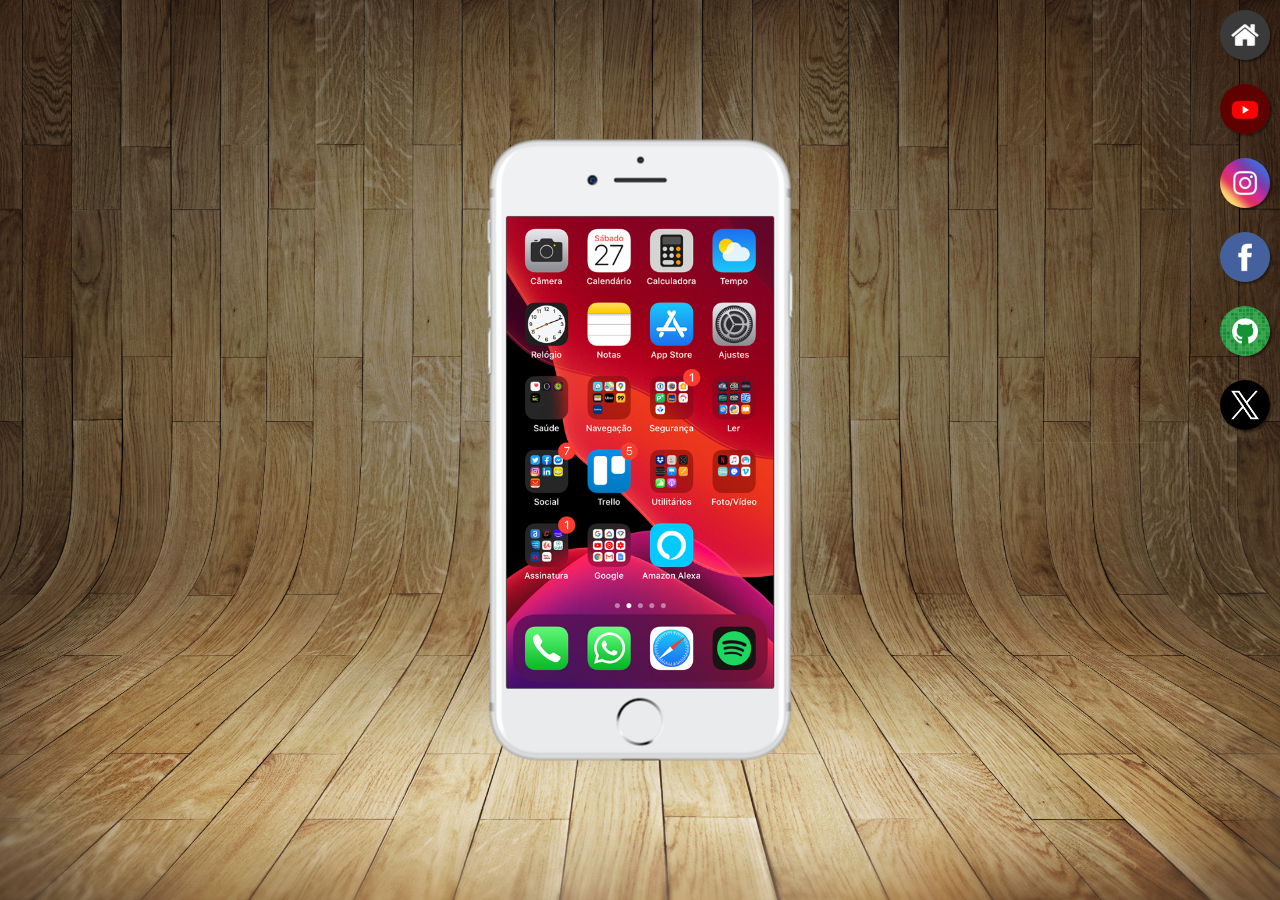
<file: index.html>
<!DOCTYPE html>
<html lang="pt-br">
<head>
    <meta charset="UTF-8">
    <meta name="viewport" content="width=device-width, initial-scale=1.0">
    <link rel="shortcut icon" href="favicon.ico" type="image/x-icon">
    <title>Projeto Redes Sociais</title>
    <link rel="stylesheet" href="estilos/styles.css">
</head>
<body>
    <main>
        <section id="telefone">
            <iframe src="home.html" name="tela" id="tela" frameborder="0">
                Seu navegador não é compatível com isso.
            </iframe>
        </section>
        <section id="redes-sociais">
            <a href="home.html" target="tela">
                <img src="imagens/logo-home.jpg" alt="">
            </a><br>
            <a href="youtube.html" target="tela">
                <img src="imagens/logo-youtube.jpg" alt="">
            </a><br>
            <a href="instagram.html" target="tela">
                <img src="imagens/logo-instagram.jpg" alt="">
            </a><br>
            <a href="facebook.html" target="tela">
                <img src="imagens/logo-facebook.jpg" alt="">
            </a><br>
            <a href="github.html" target="tela">
                <img src="imagens/logo-github.jpg" alt="">
            </a><br>
            <a href="twitter.html" target="tela">
                <img src="imagens/logo-x.jpg" alt="">
            </a><br>
        </section>
    </main>
</body>
</html>
</file>
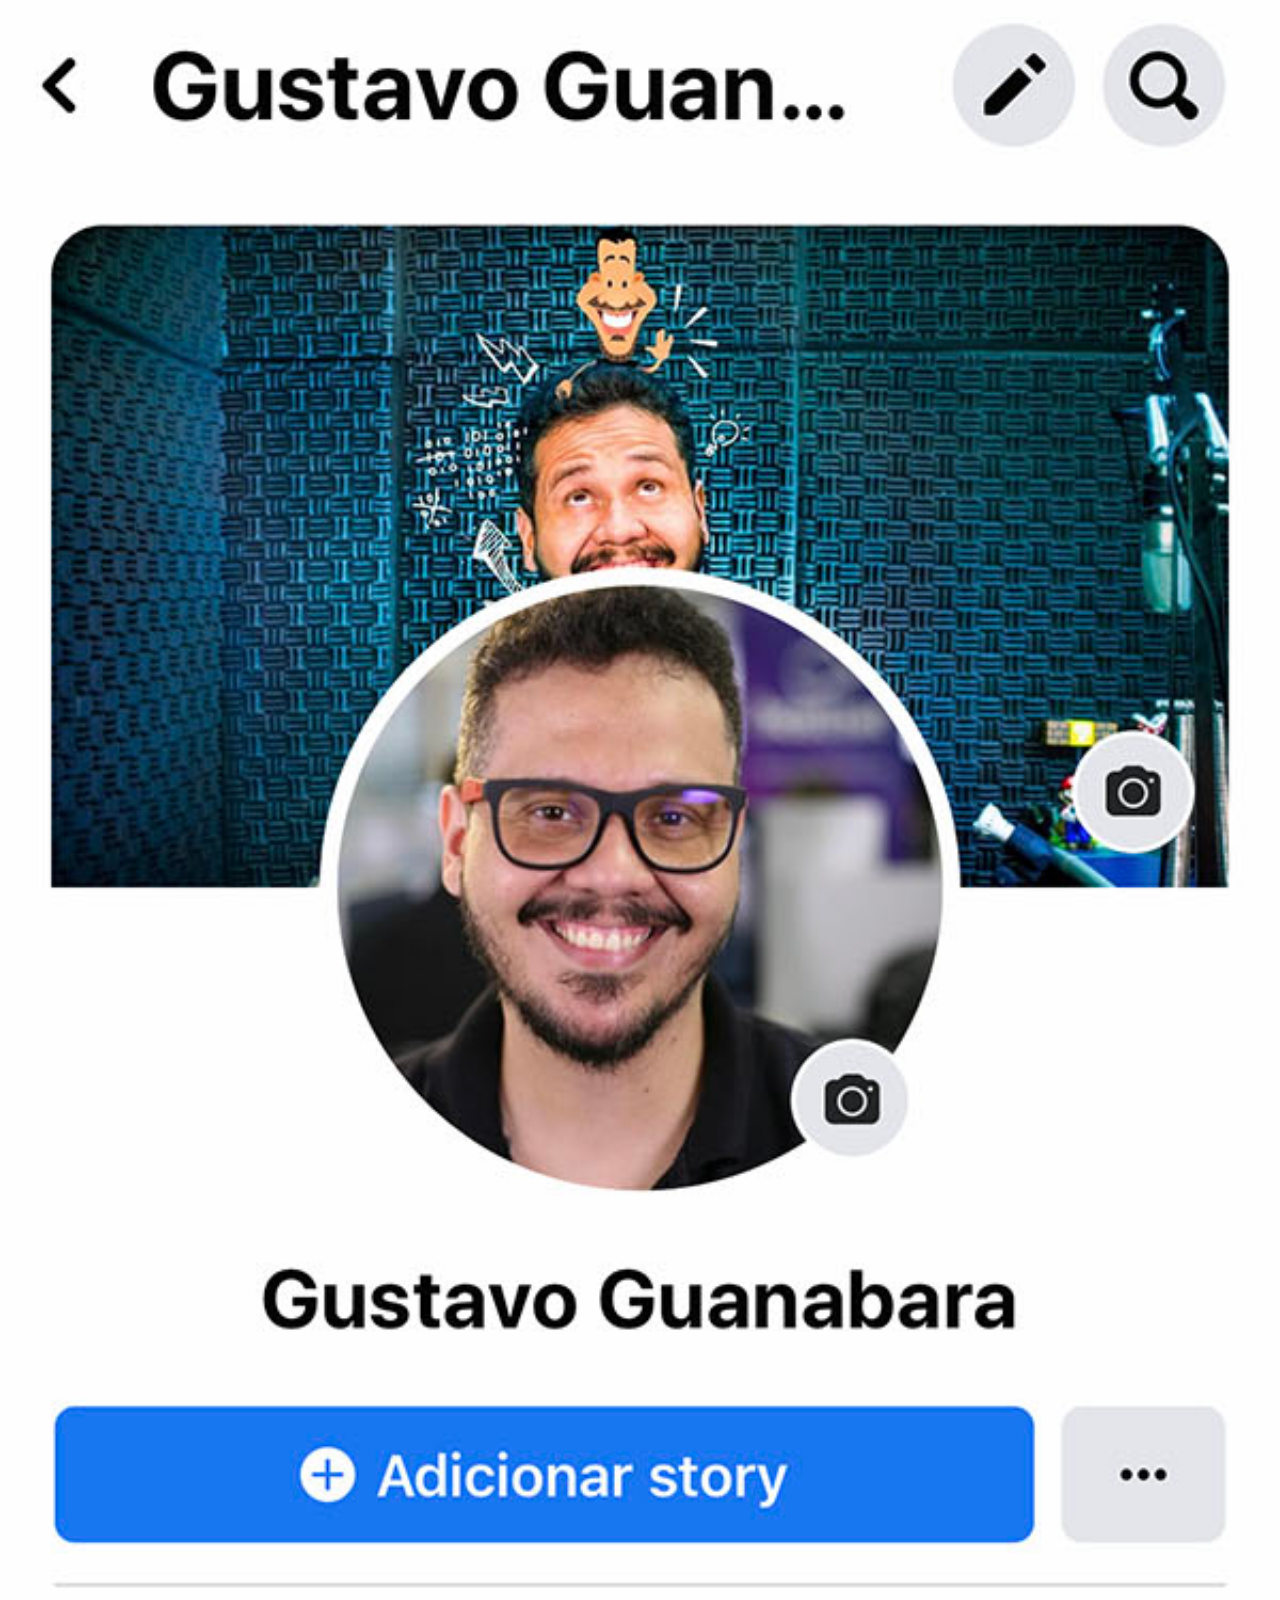
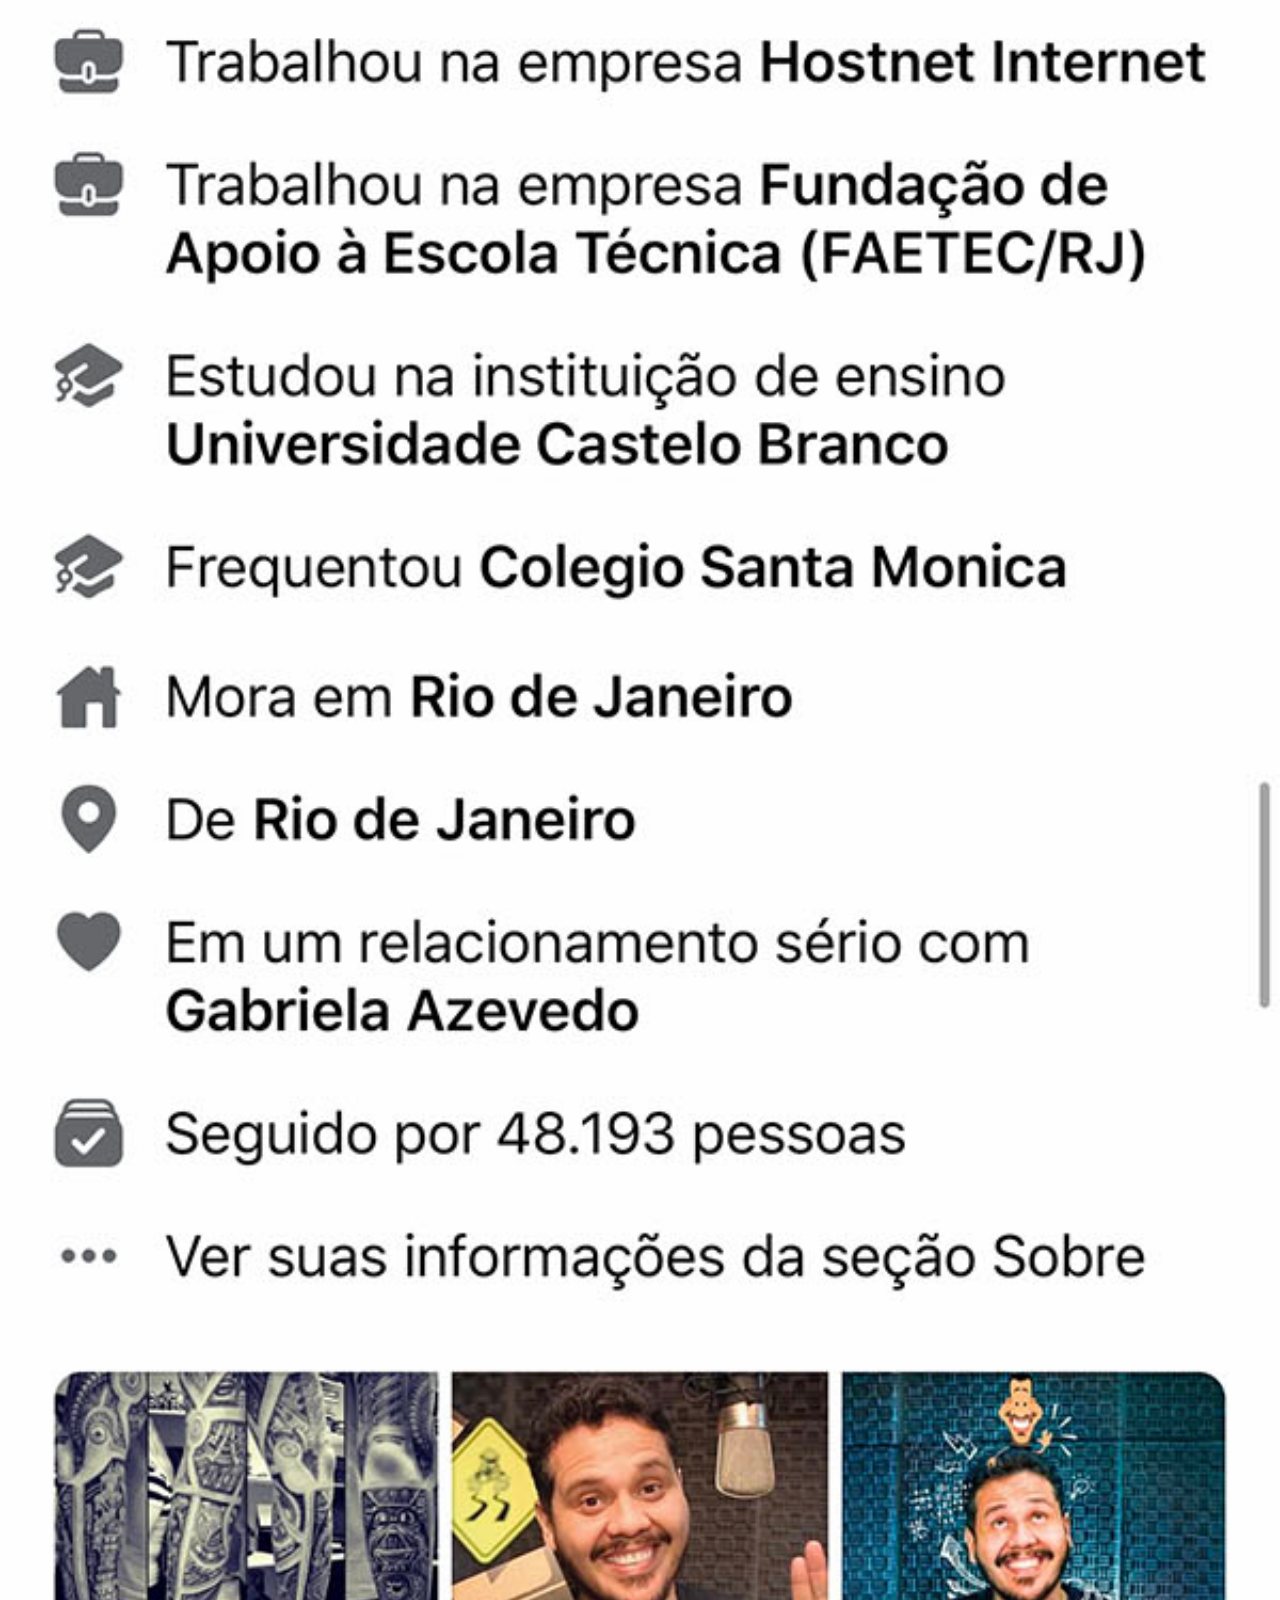
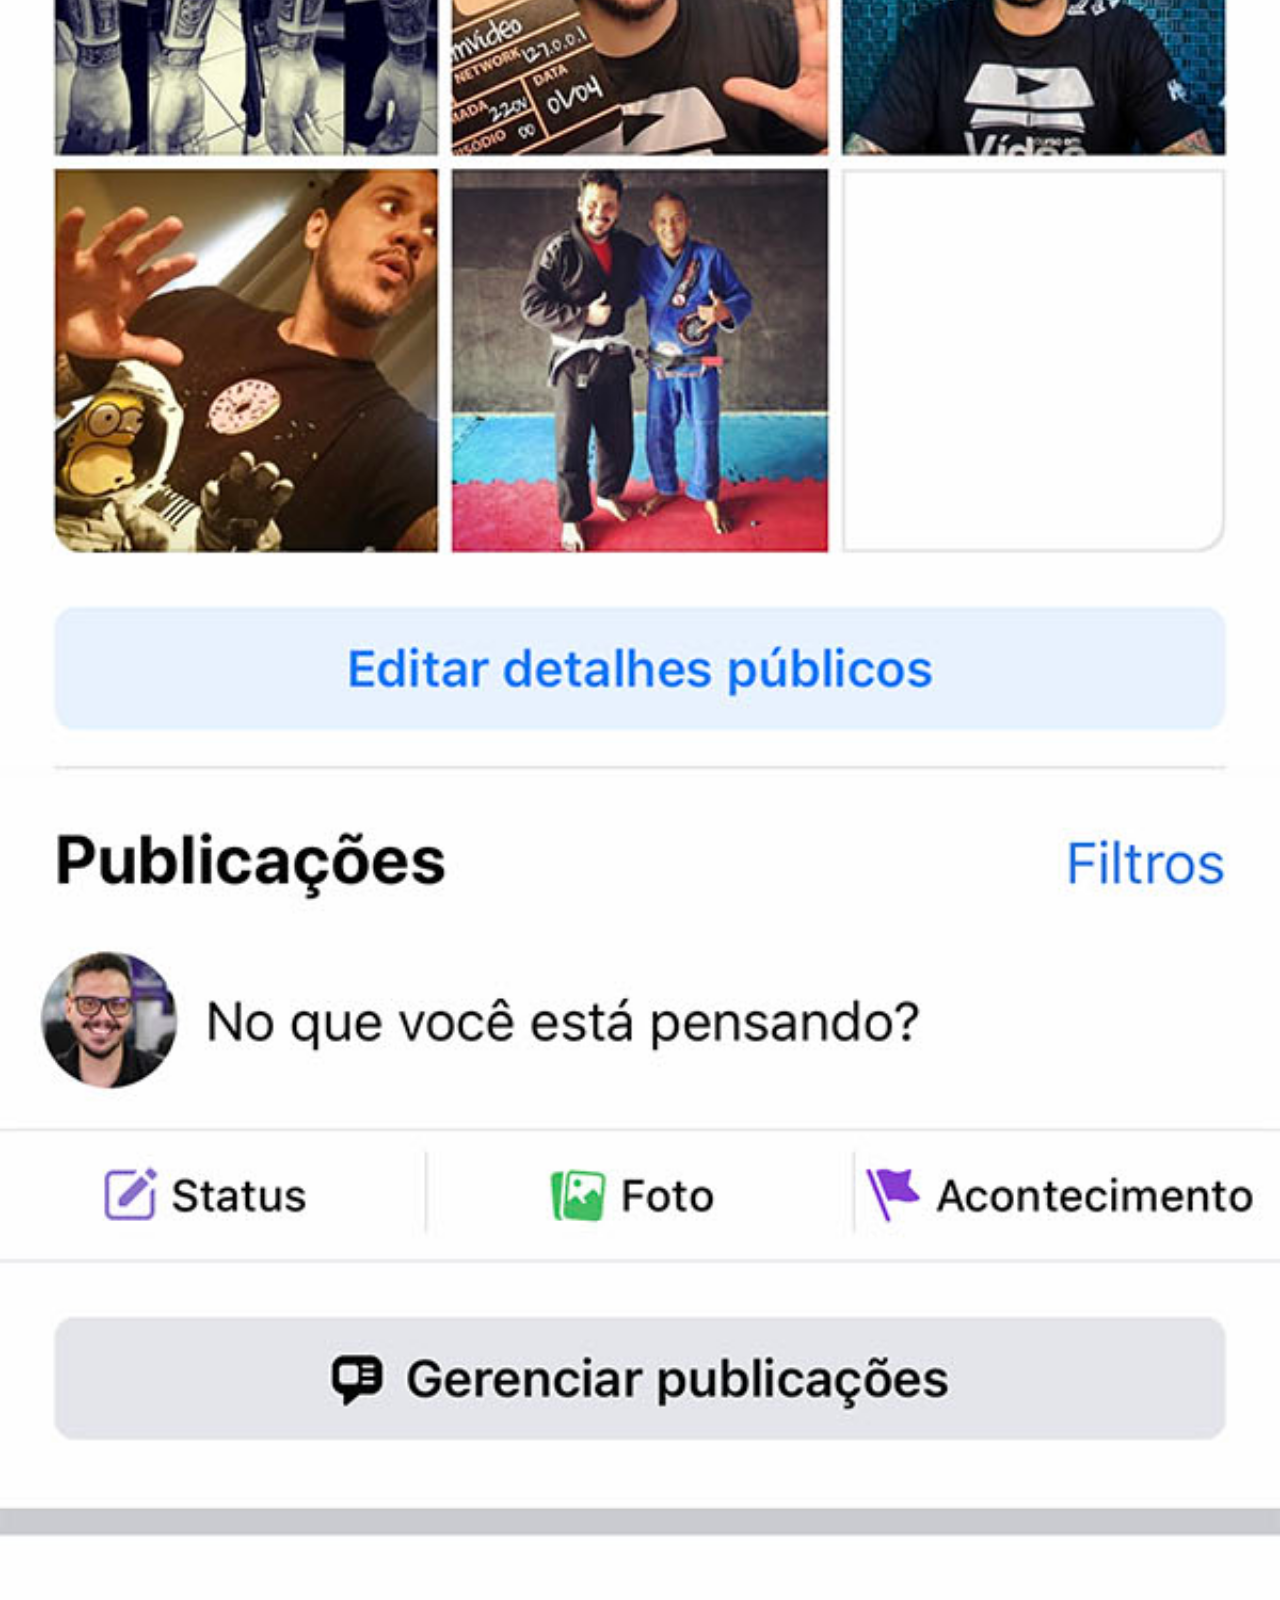
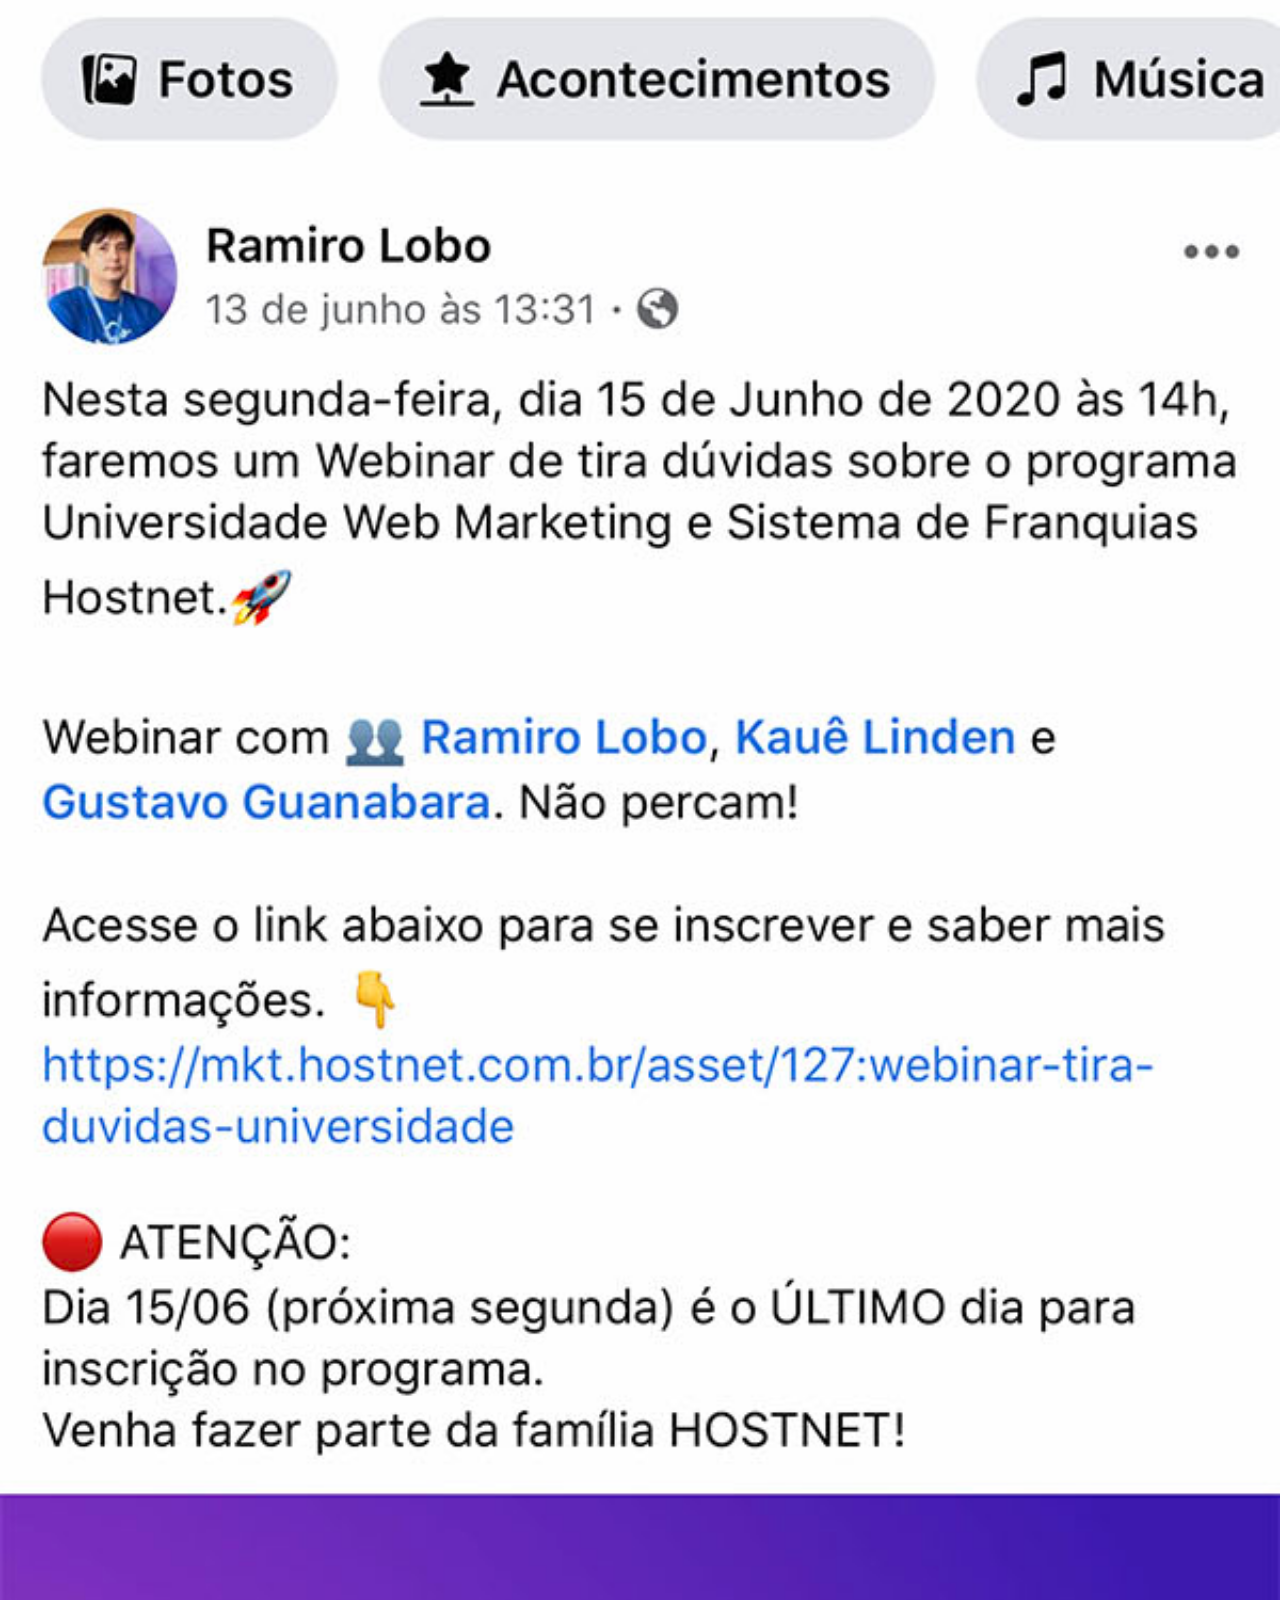
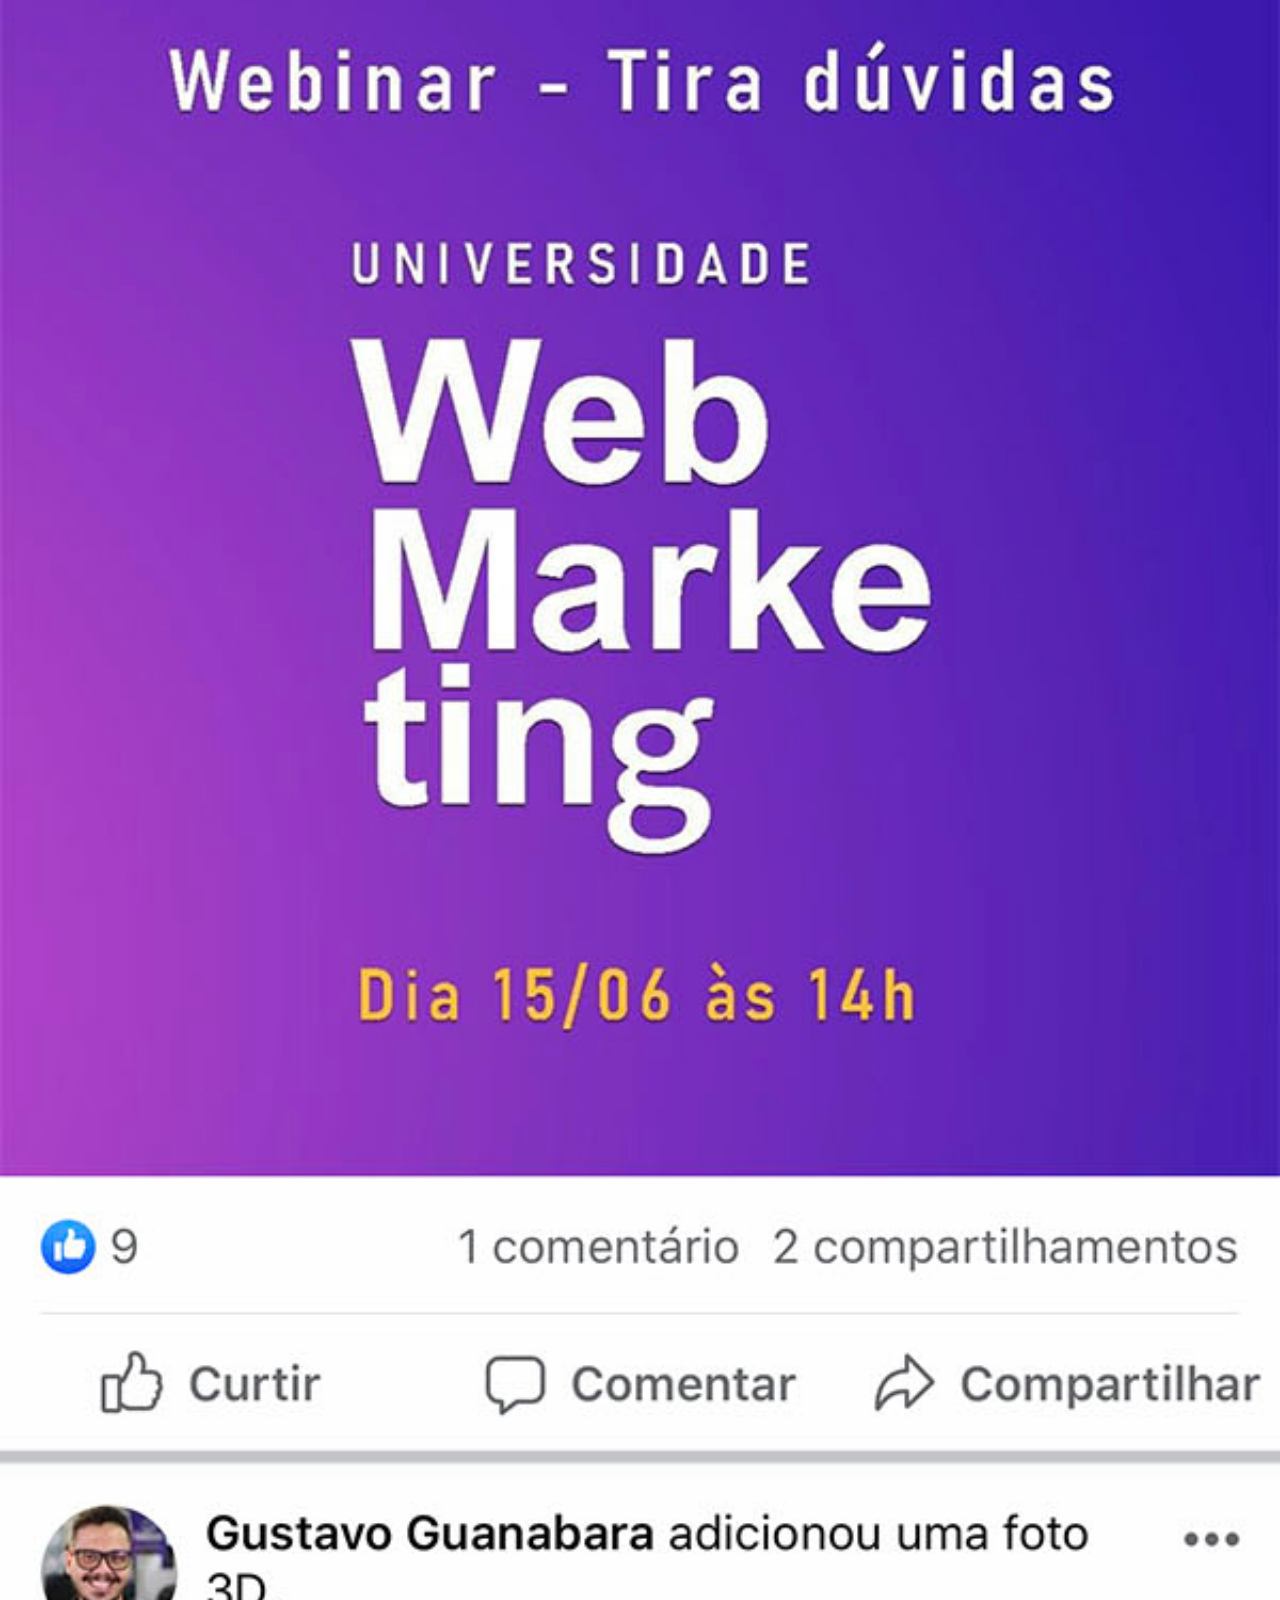
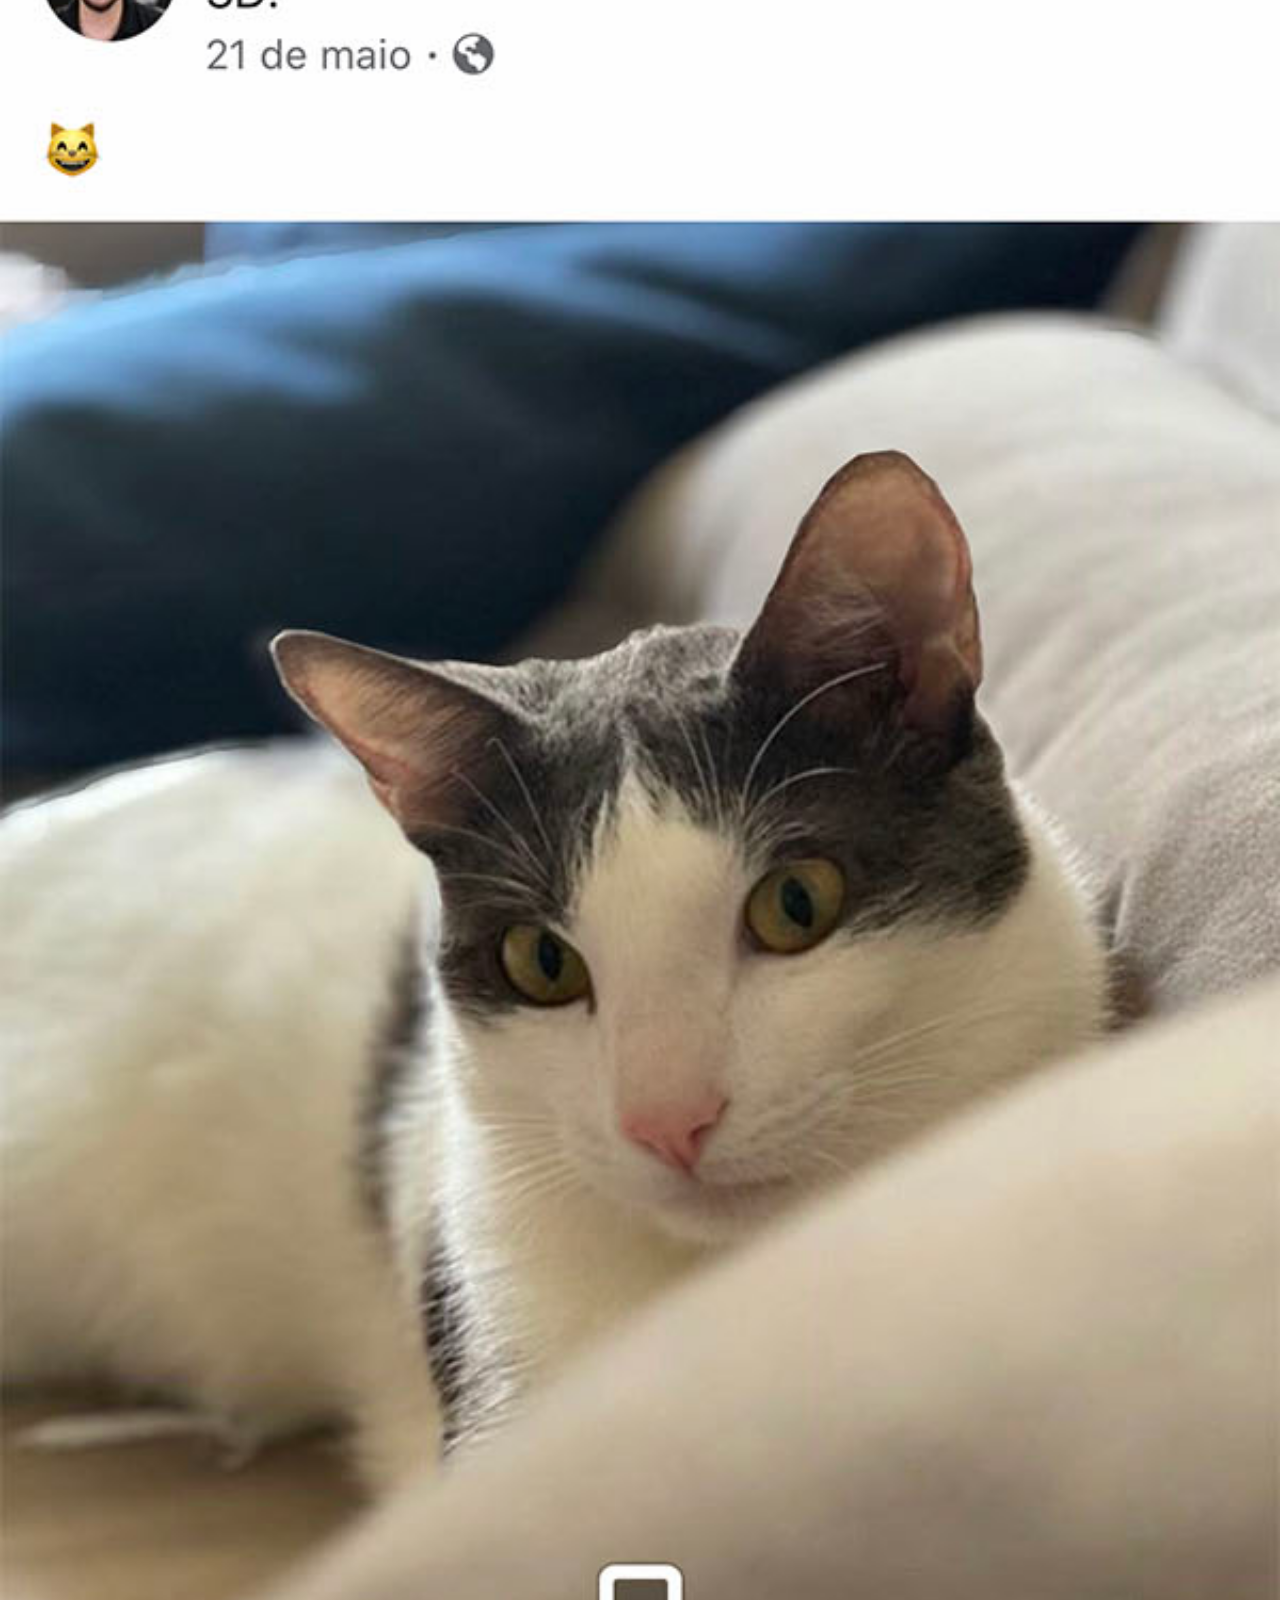
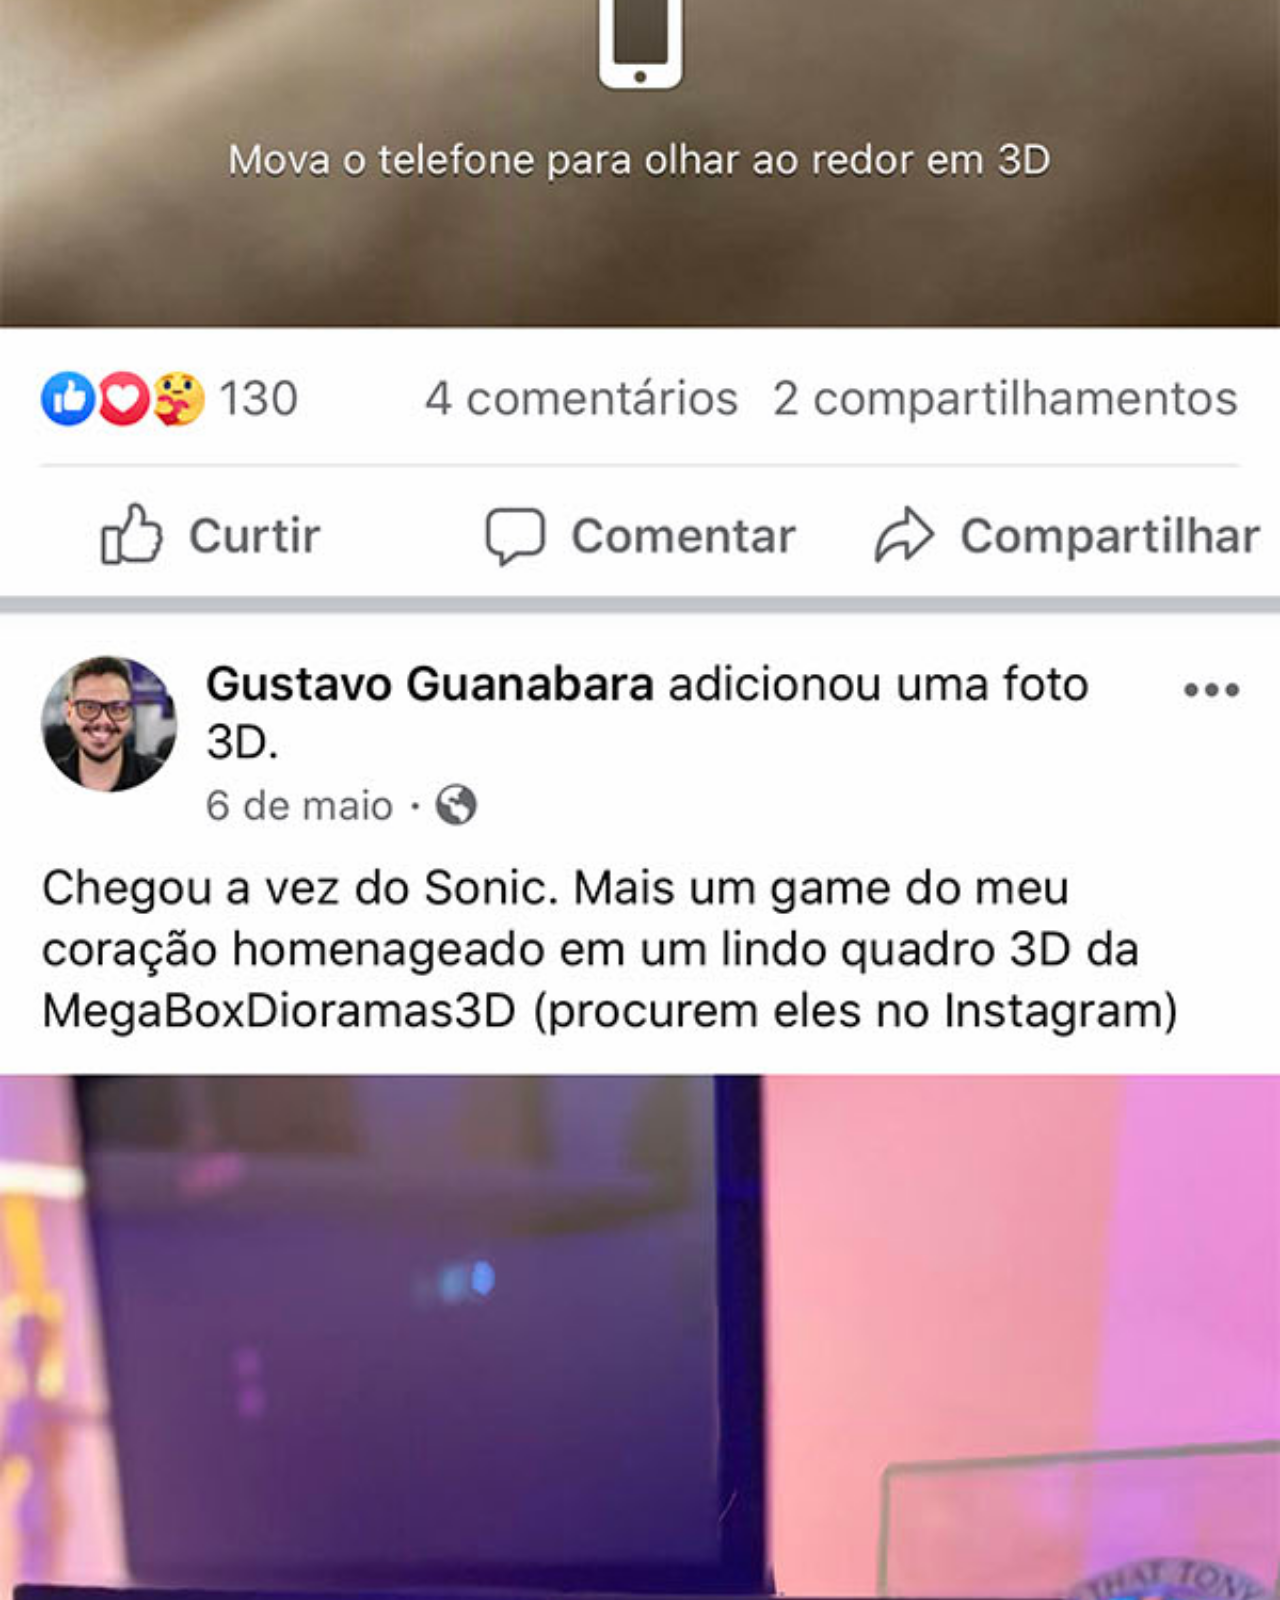
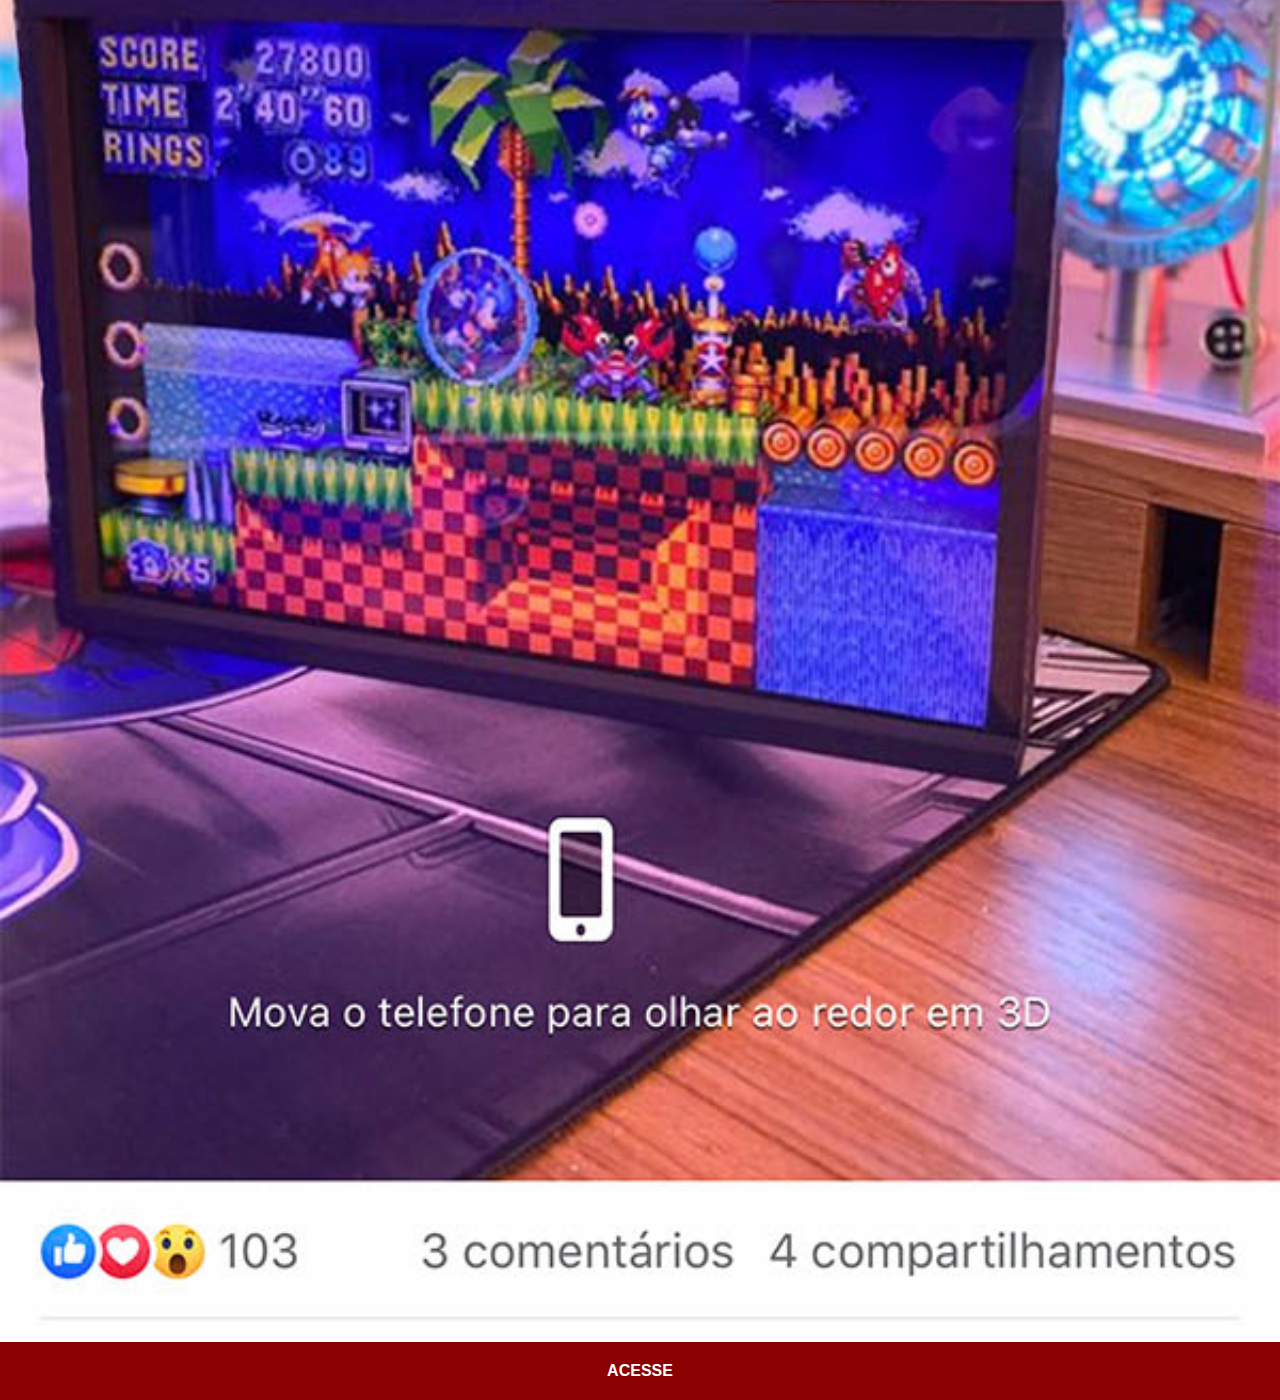
<file: facebook.html>
<!DOCTYPE html>
<html lang="pt-br">
<head>
    <meta charset="UTF-8">
    <meta name="viewport" content="width=device-width, initial-scale=1.0">
    <title>Facebook</title>
    <link rel="stylesheet" href="estilos/social.css">
</head>
<body>
    <img src="imagens/tela-facebook.jpg" alt="Facebook">
    <a href="https://www.facebook.com/gustavoguanabara" target="_blank">ACESSE</a>
</body>
</html>
</file>
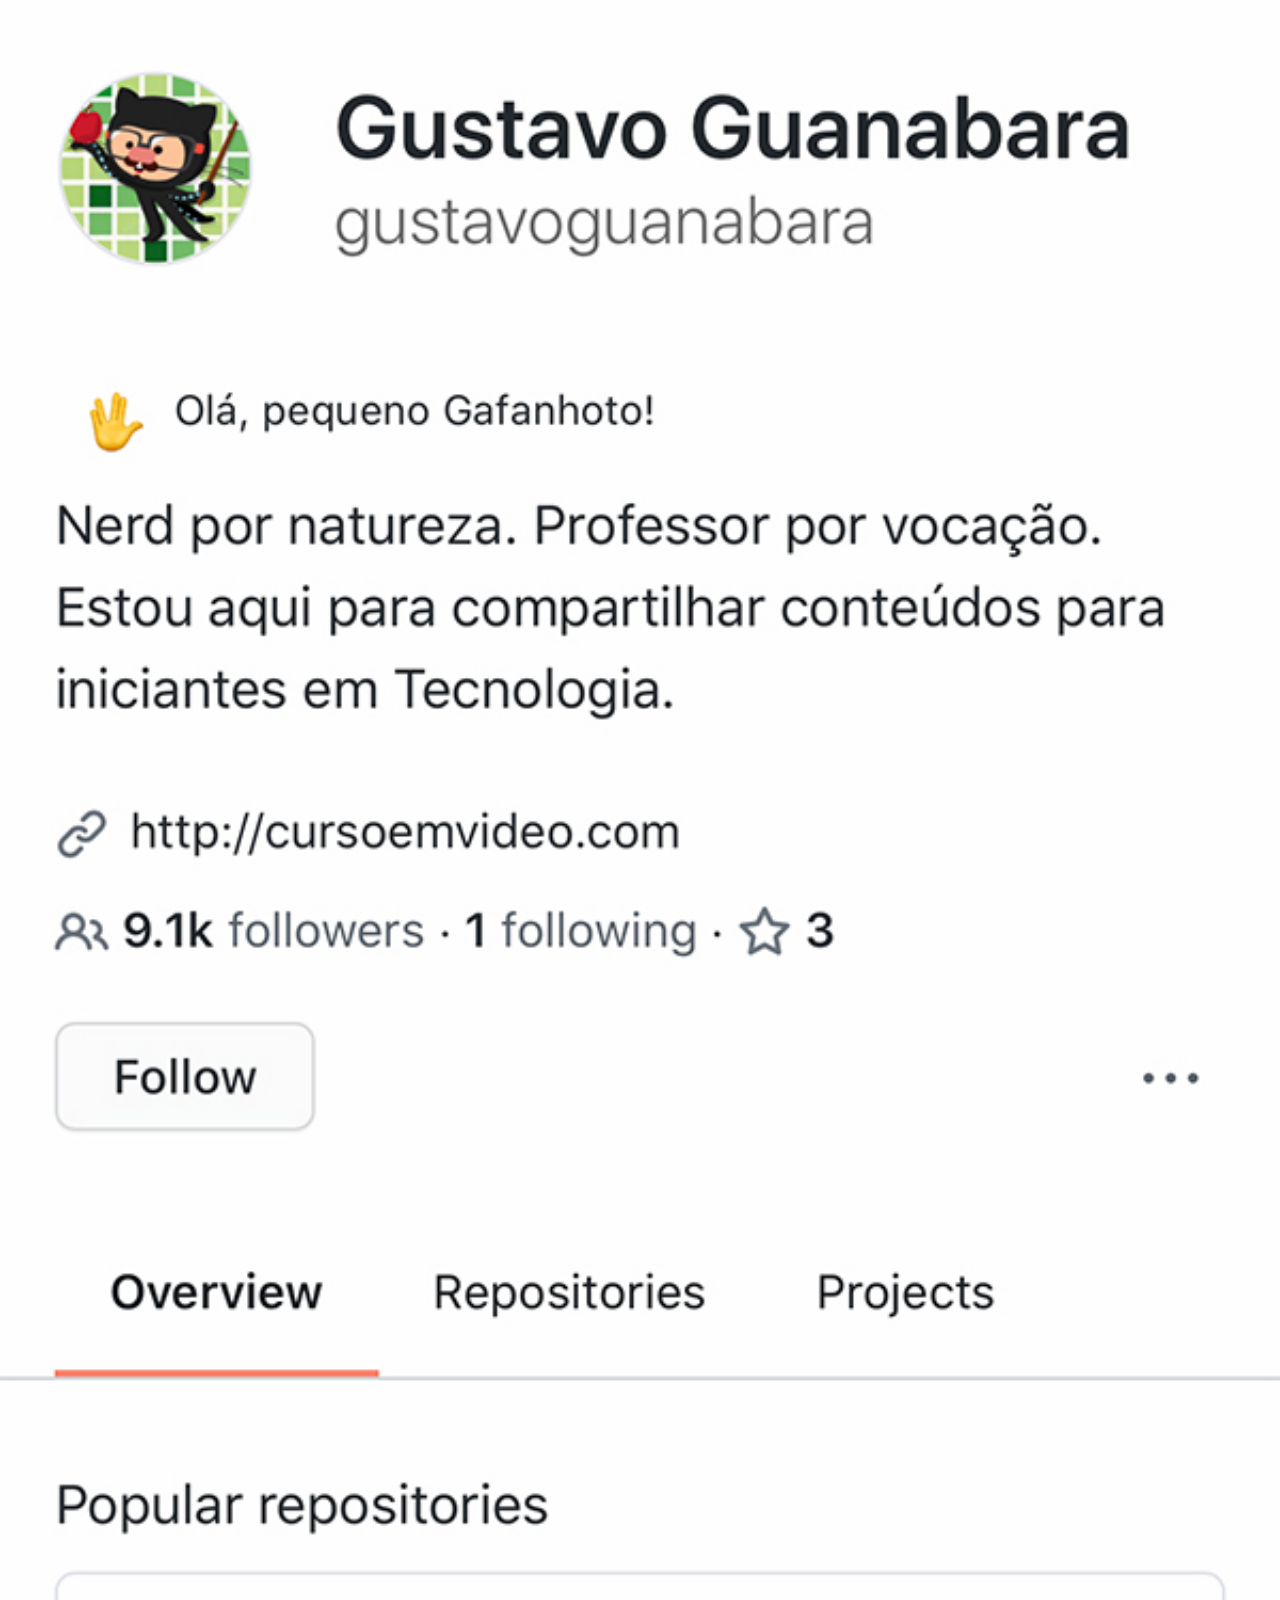
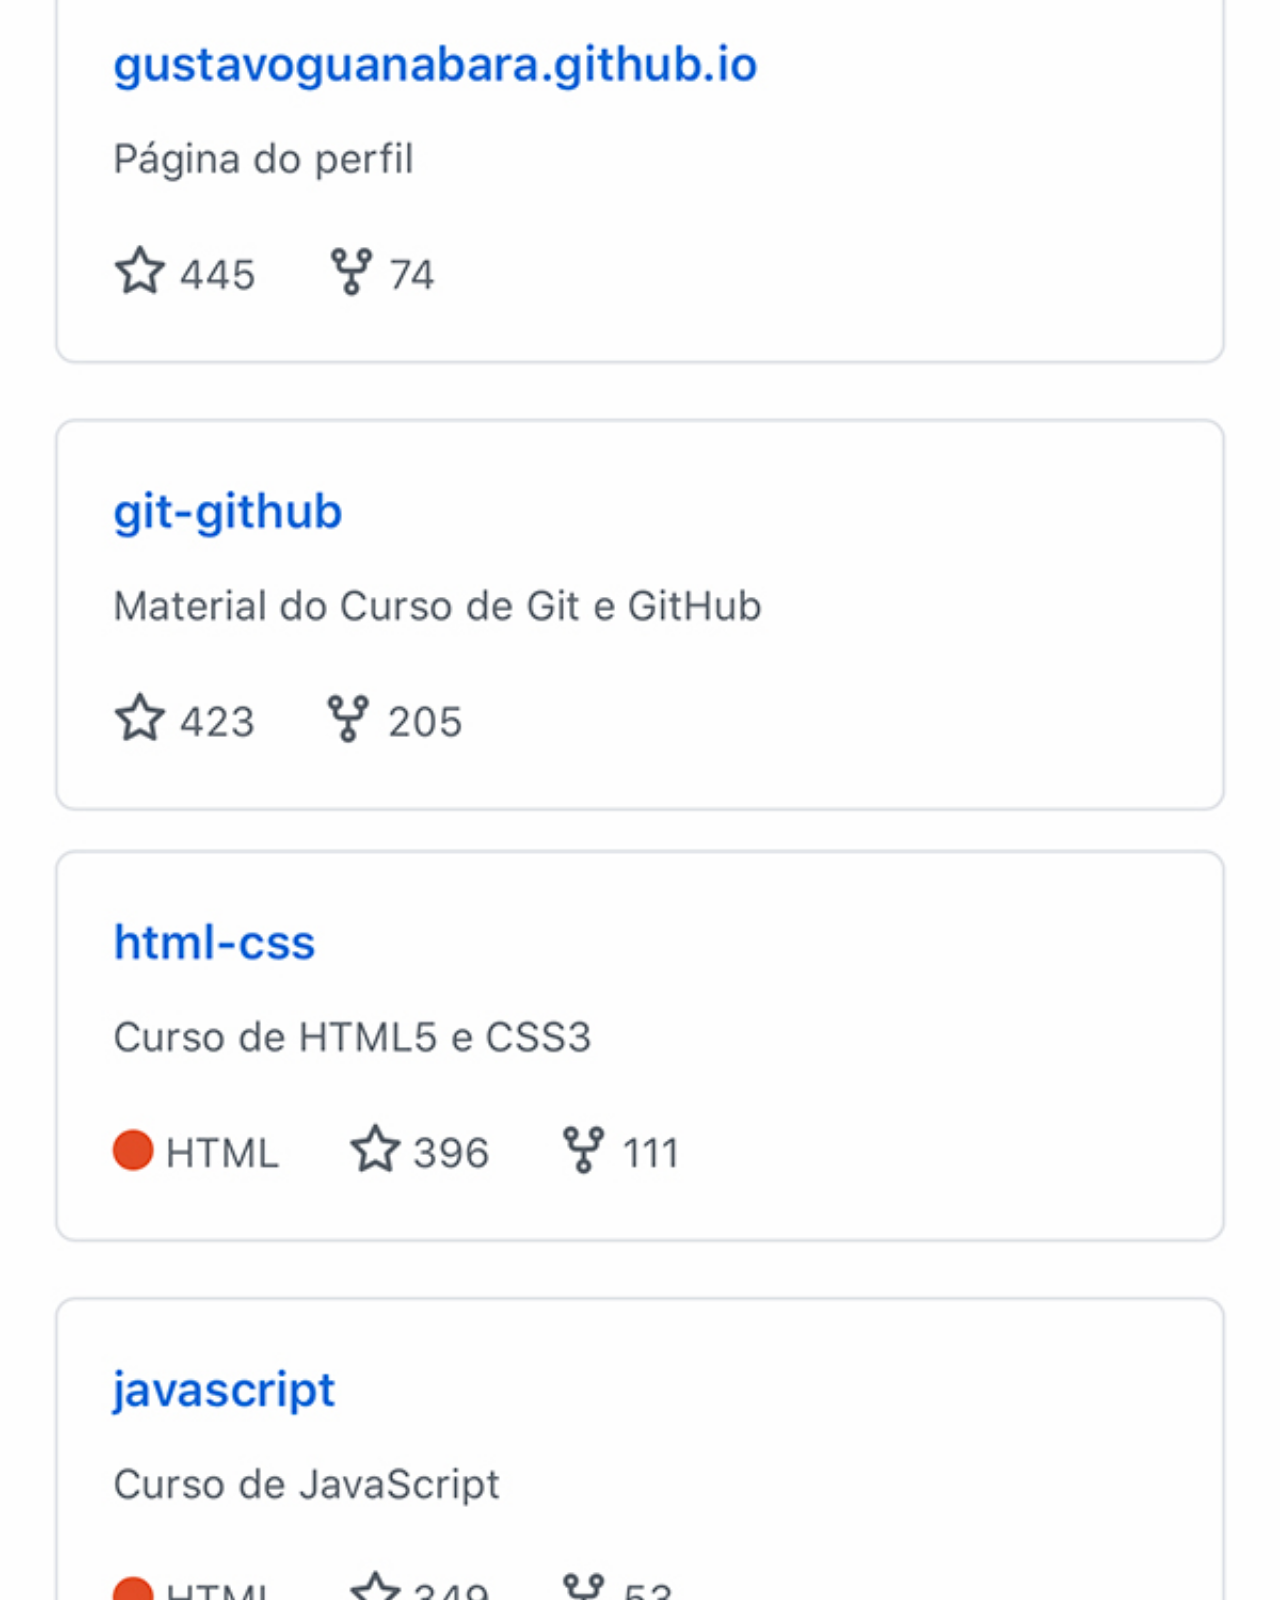
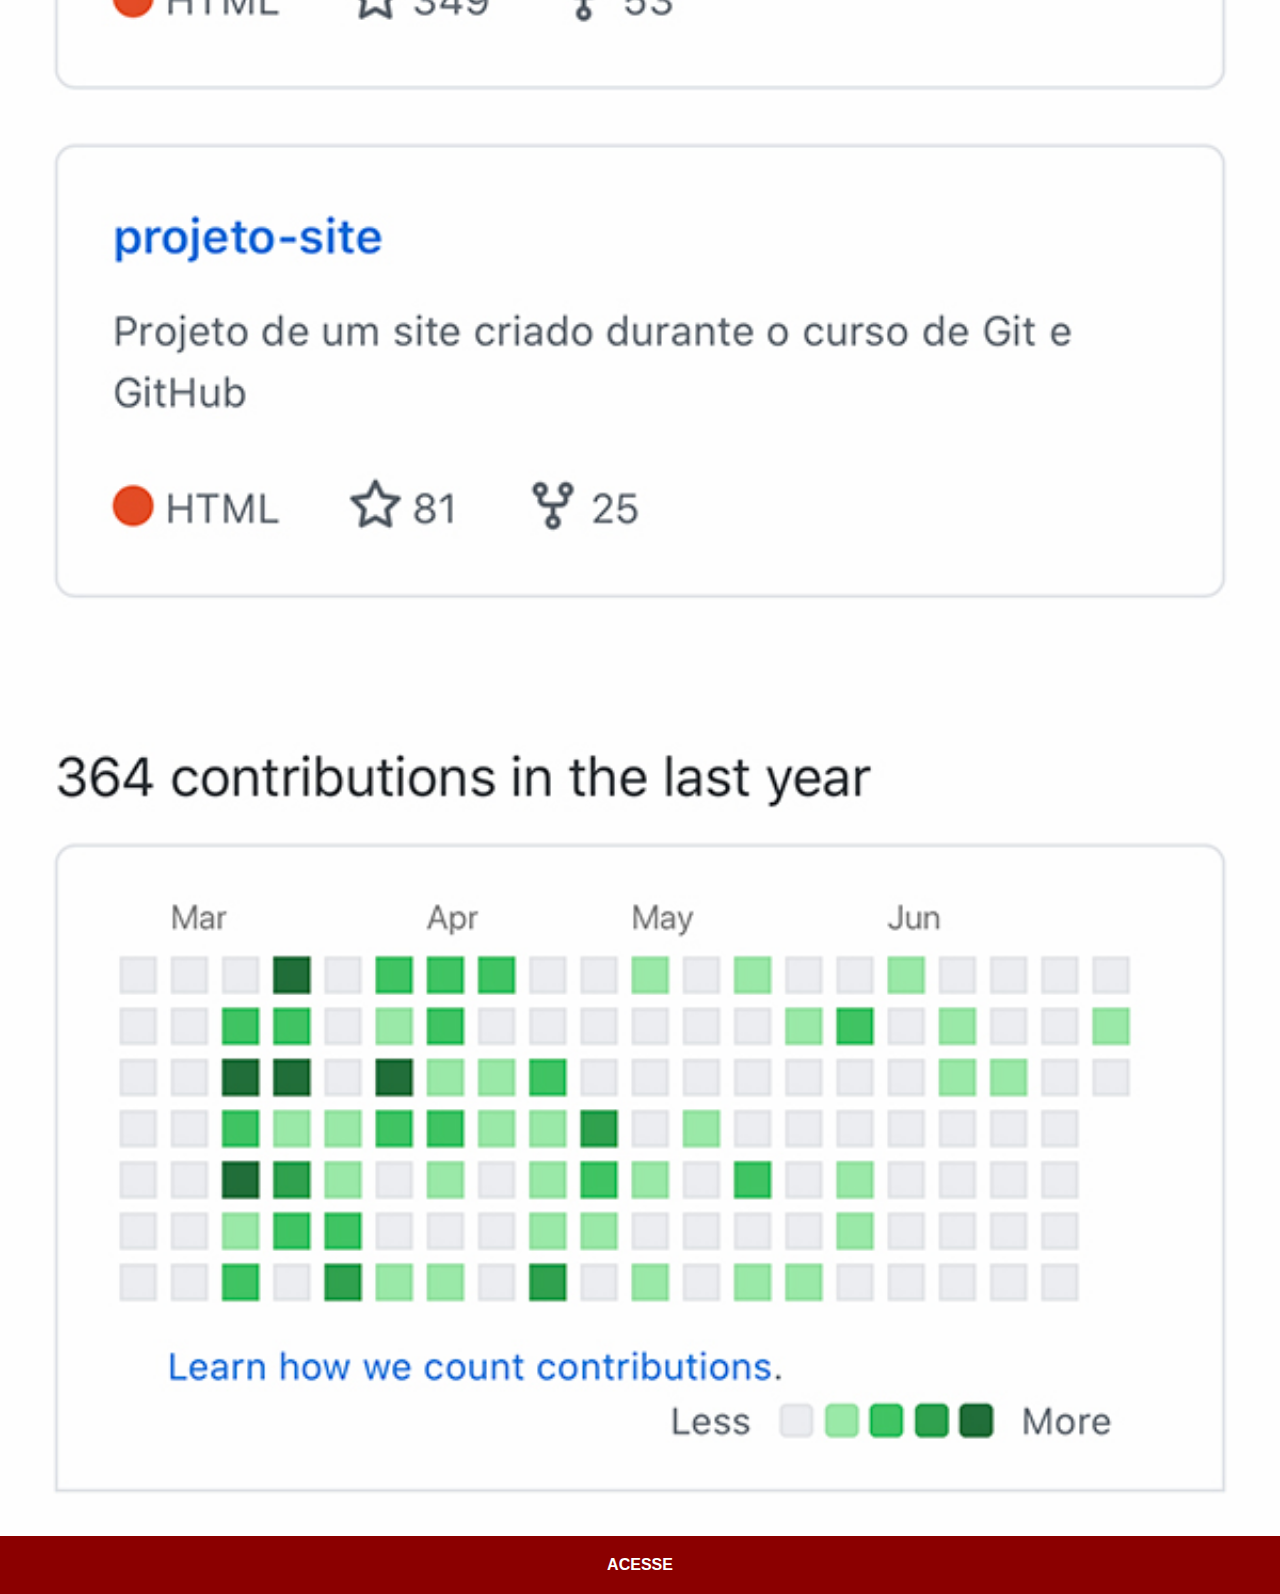
<file: github.html>
<!DOCTYPE html>
<html lang="pt-br">
<head>
    <meta charset="UTF-8">
    <meta name="viewport" content="width=device-width, initial-scale=1.0">
    <title>GitHub</title>
    <link rel="stylesheet" href="estilos/social.css">
</head>
<body>
    <img src="imagens/tela-github.jpg" alt="GitHub">
    <a href="https://github.com/gustavoguanabara" target="_blank">ACESSE</a>
</body>
</html>
</file>
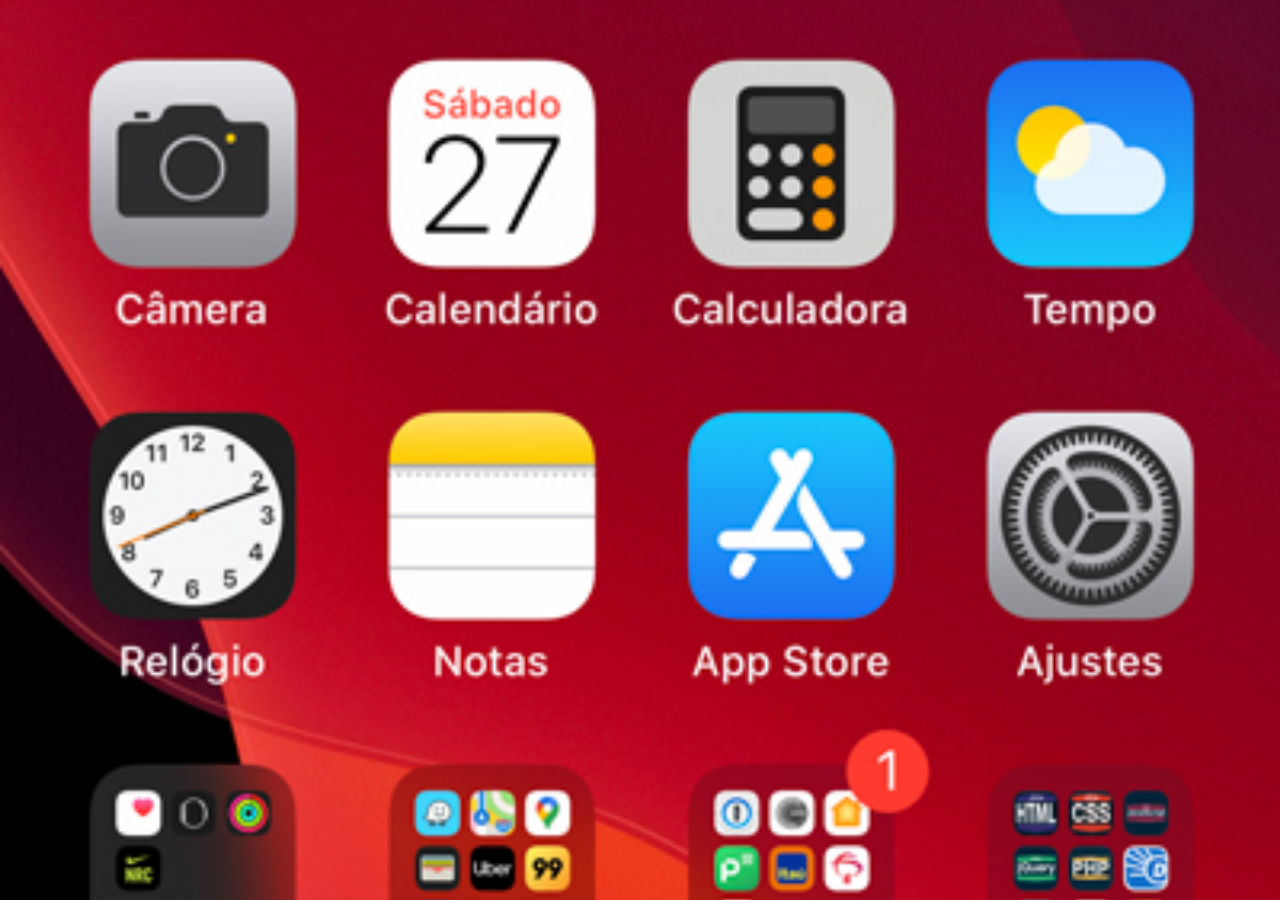
<file: home.html>
<!DOCTYPE html>
<html lang="pt-br">
<head>
    <meta charset="UTF-8">
    <meta name="viewport" content="width=device-width, initial-scale=1.0">
    <title>Home</title>
</head>
<style>
    * {
    margin: 0px;
    padding: 0px;
    }

    body {
        height: 100vh;
        width: 100vw;
        background: black url('imagens/tela-home.jpg') no-repeat top center;
        background-size: cover;
    }
</style>
<body>
    
</body>
</html>
</file>
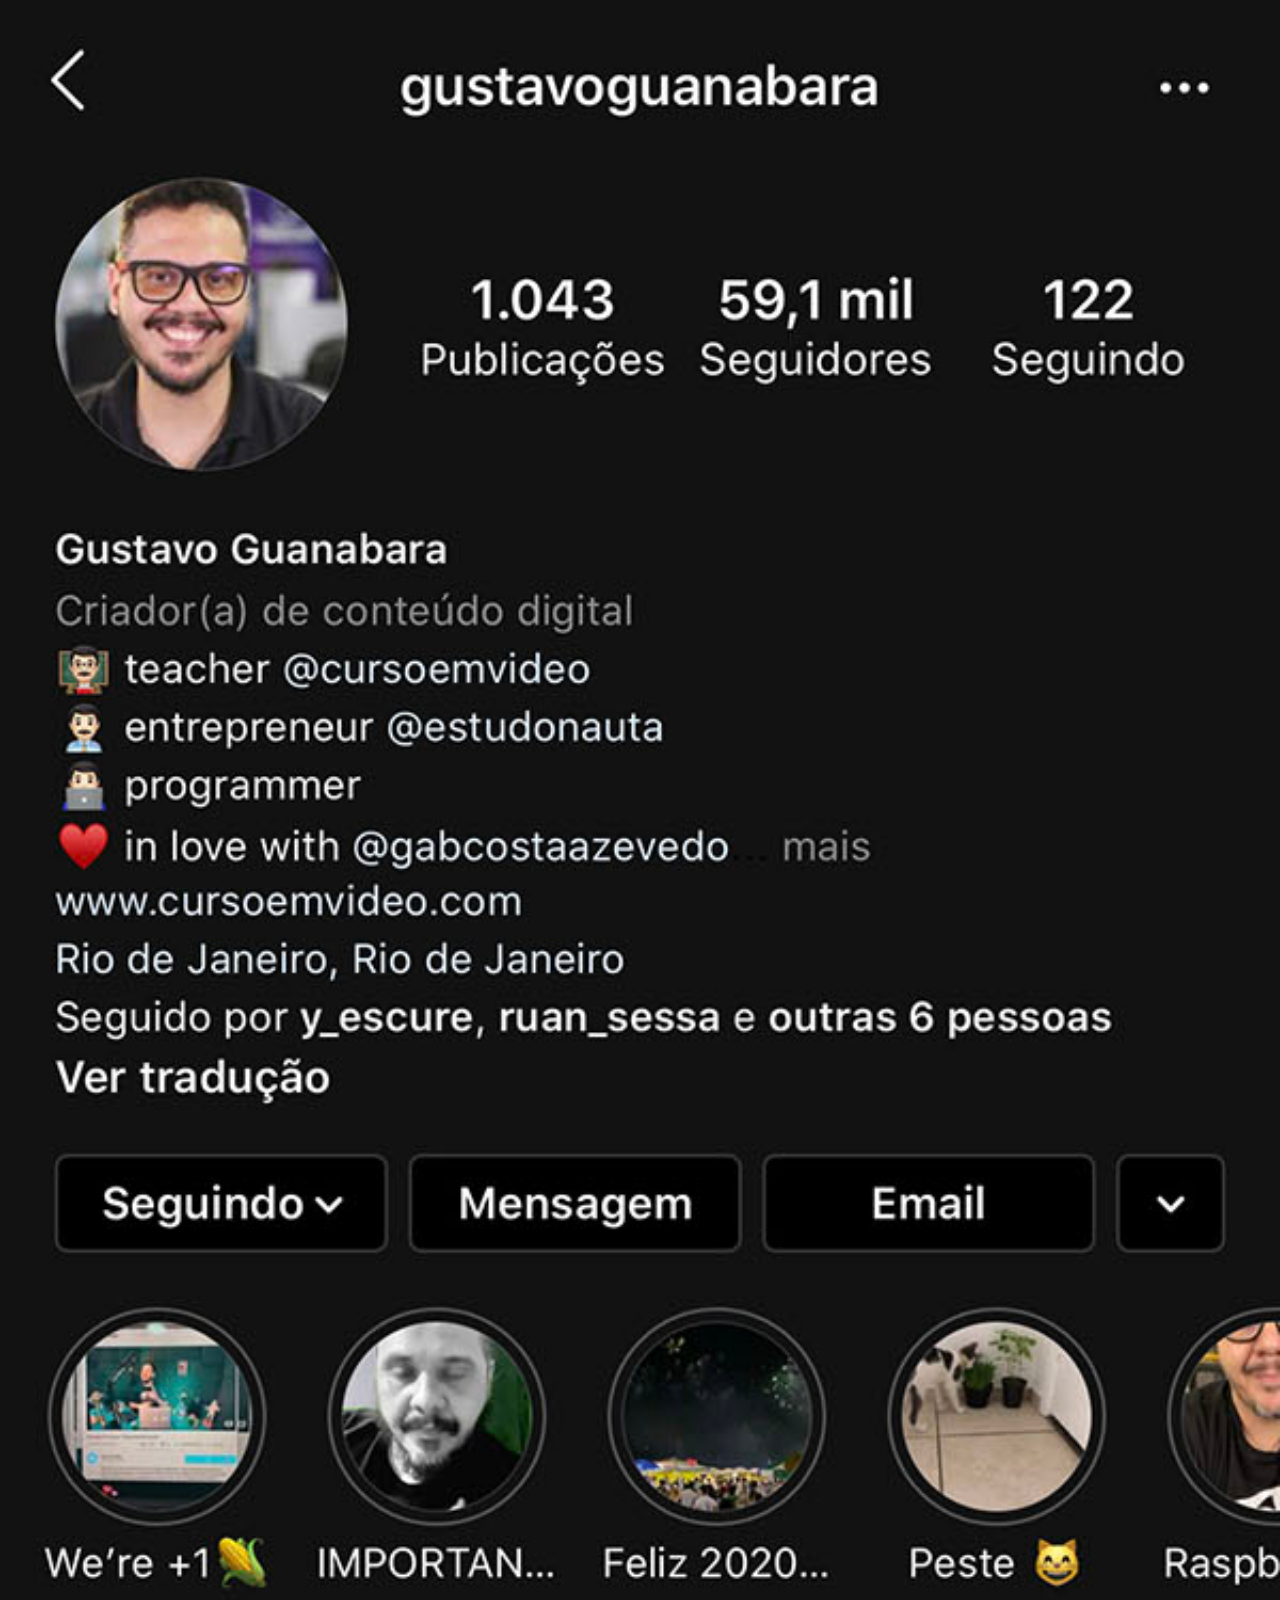
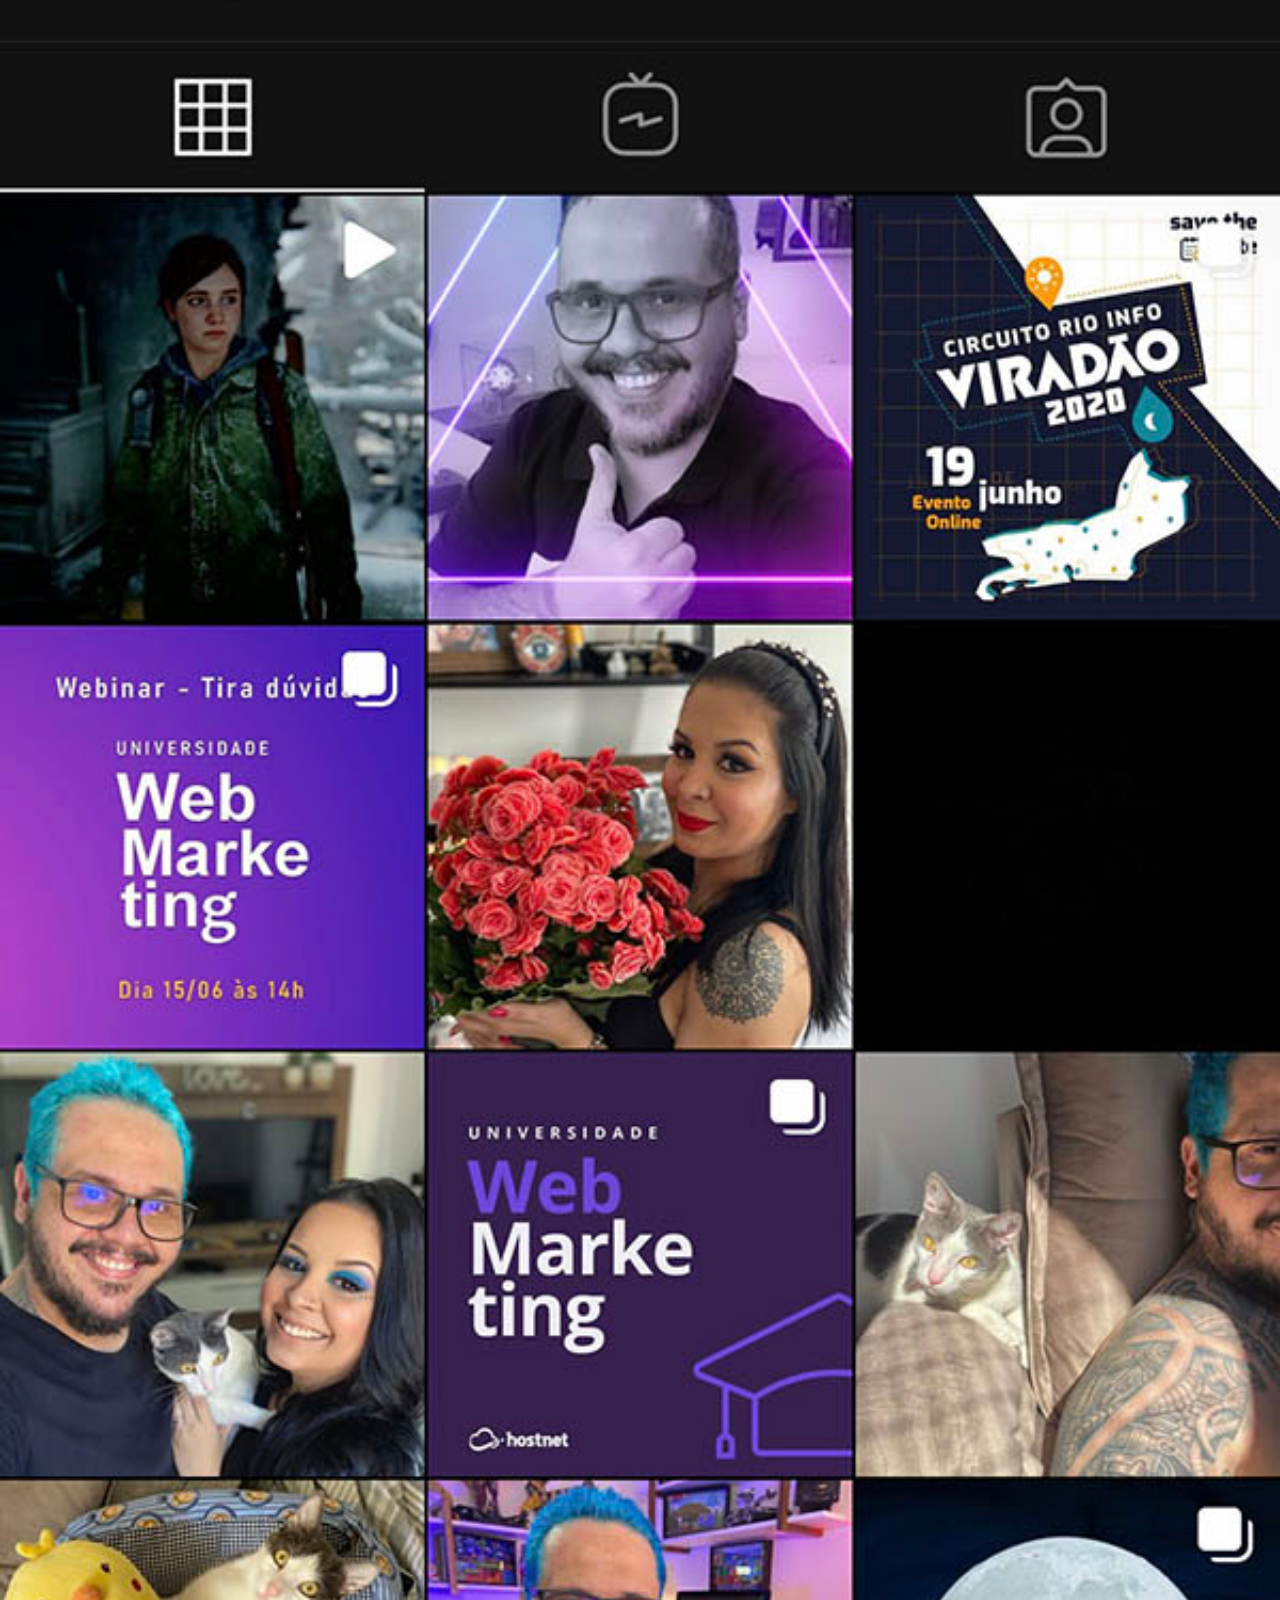
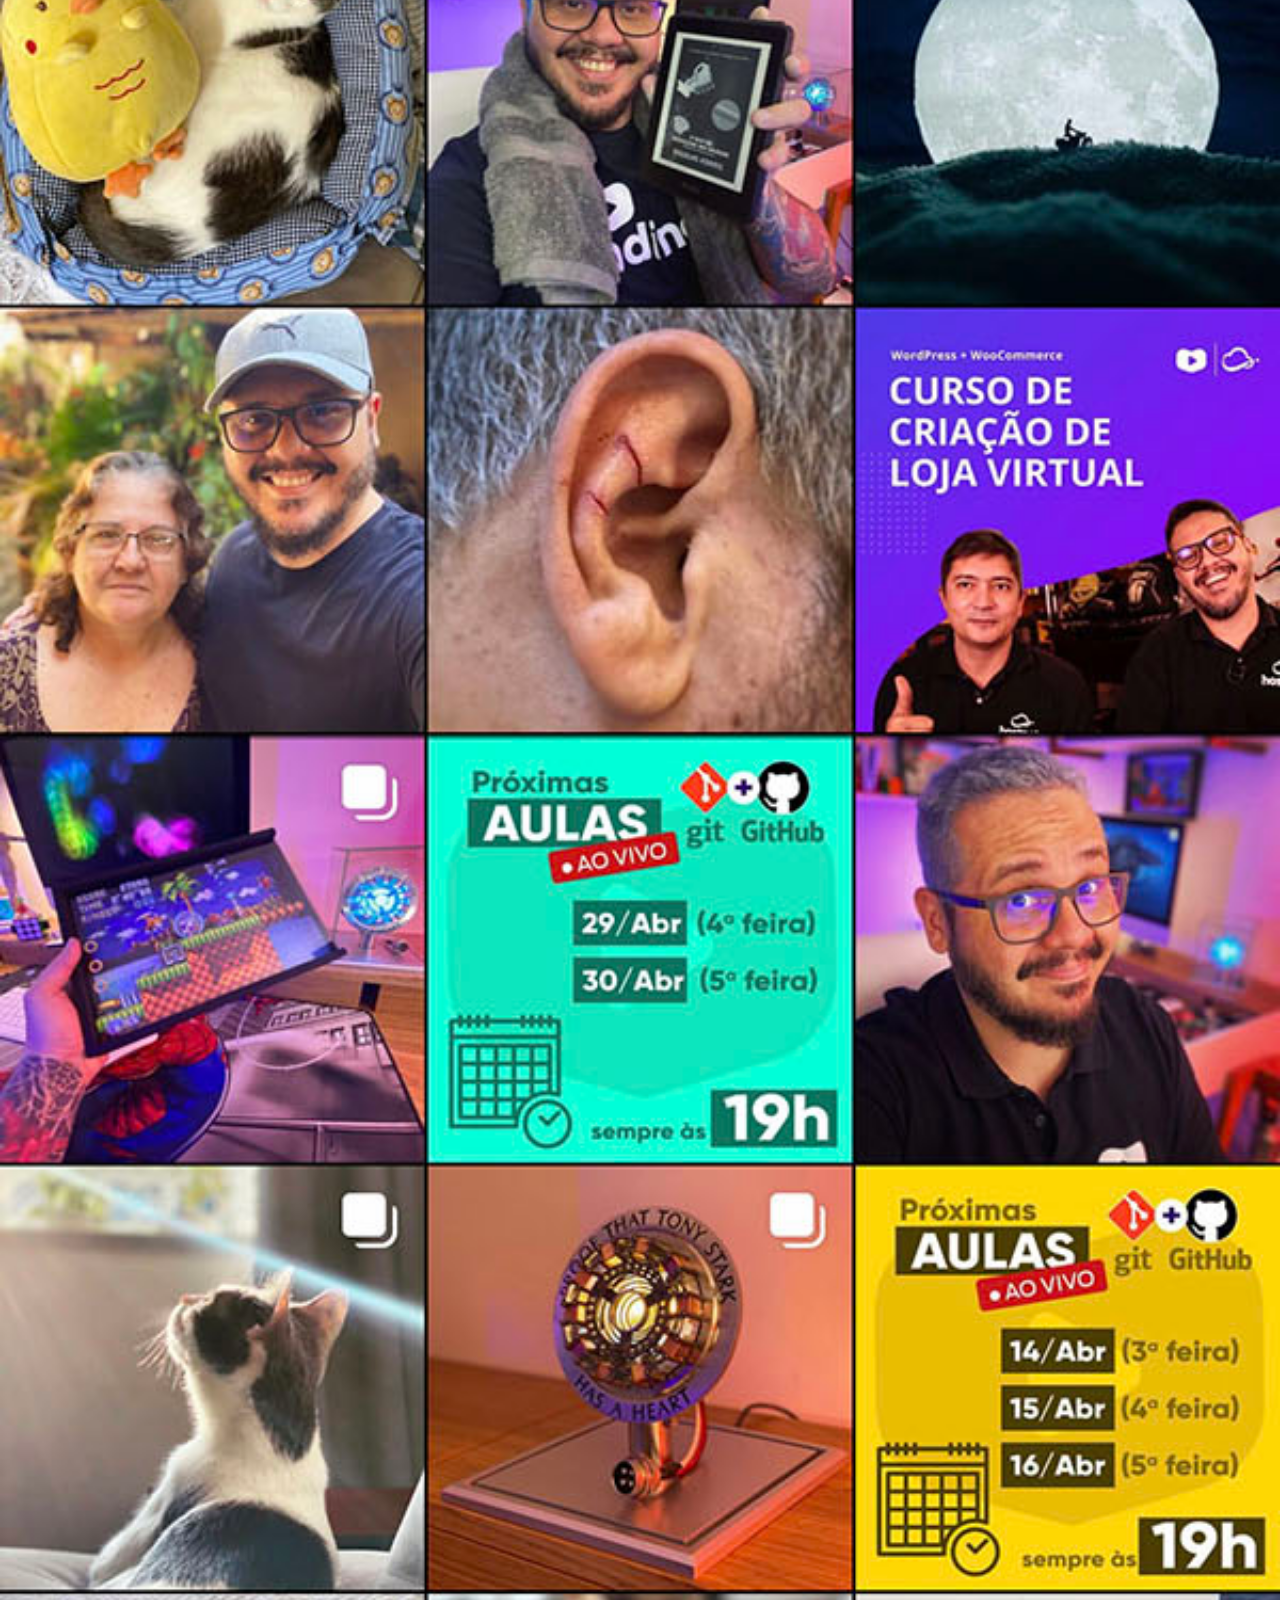
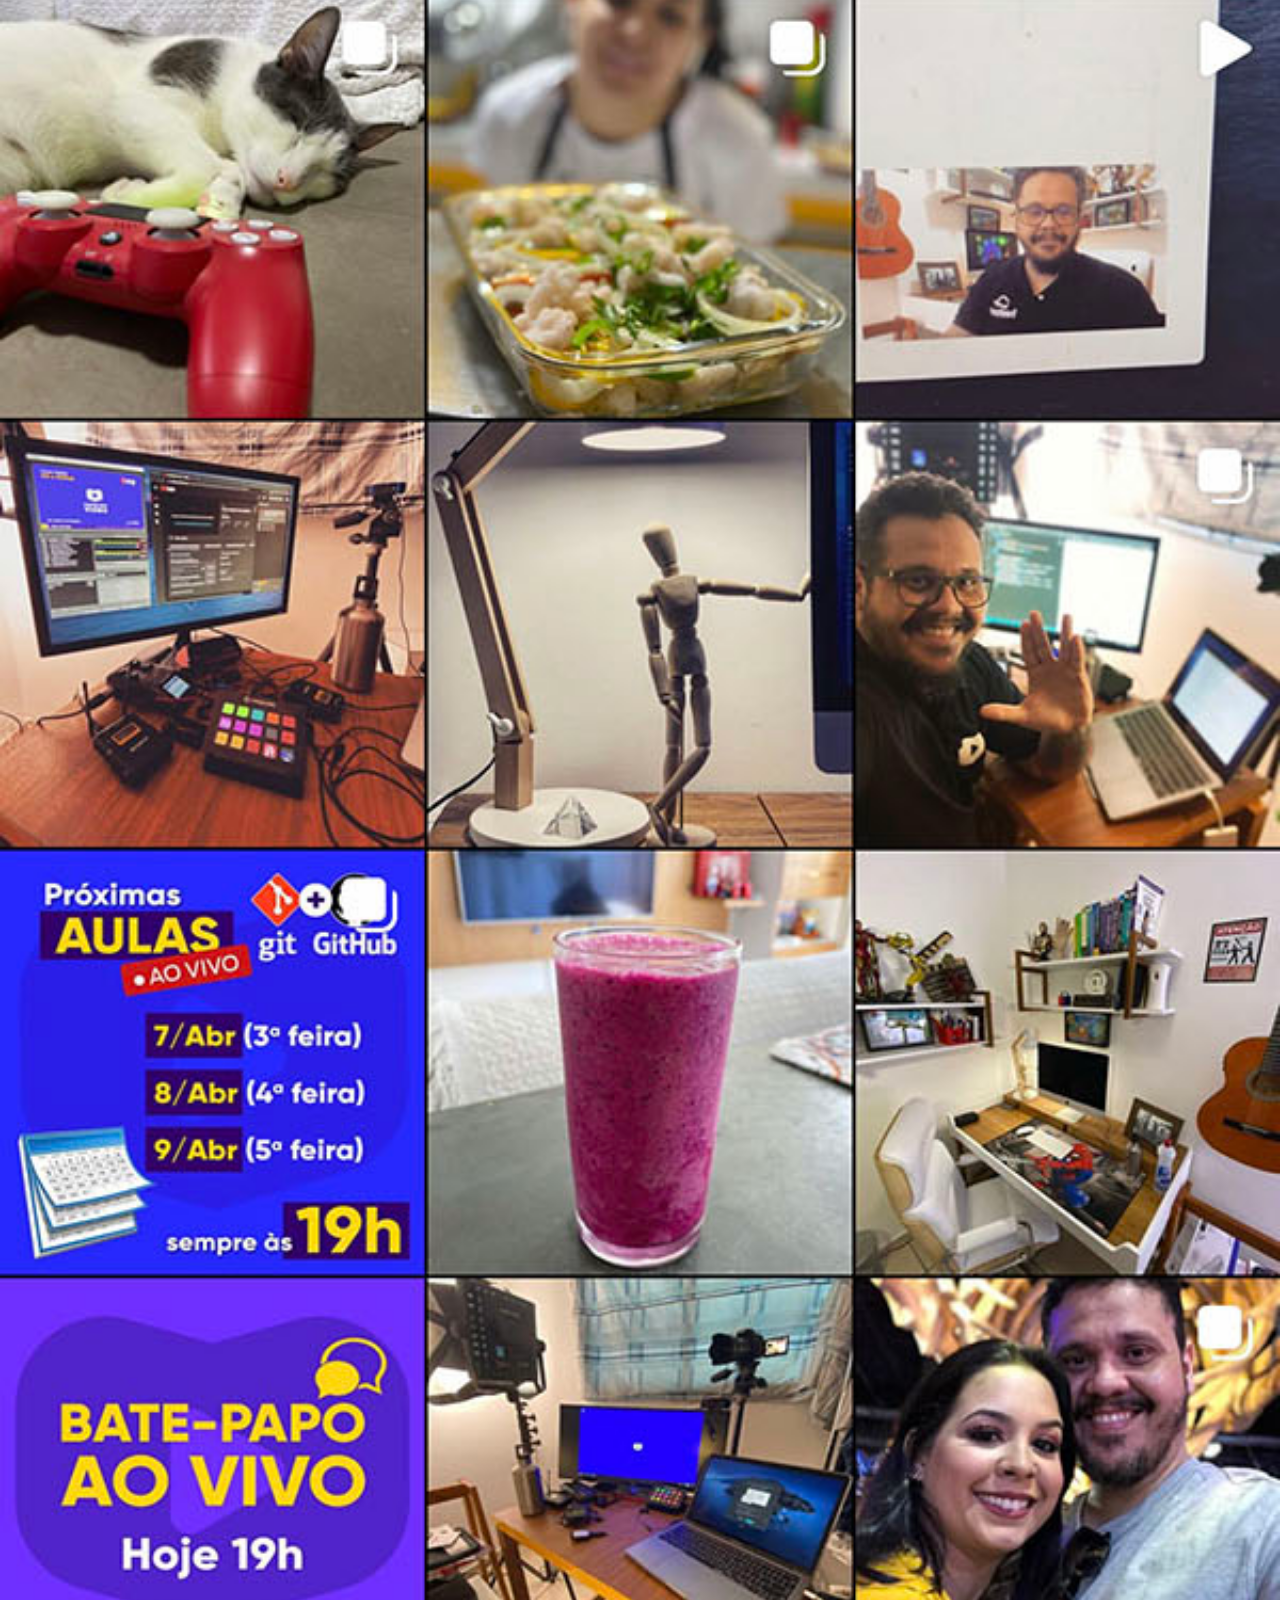
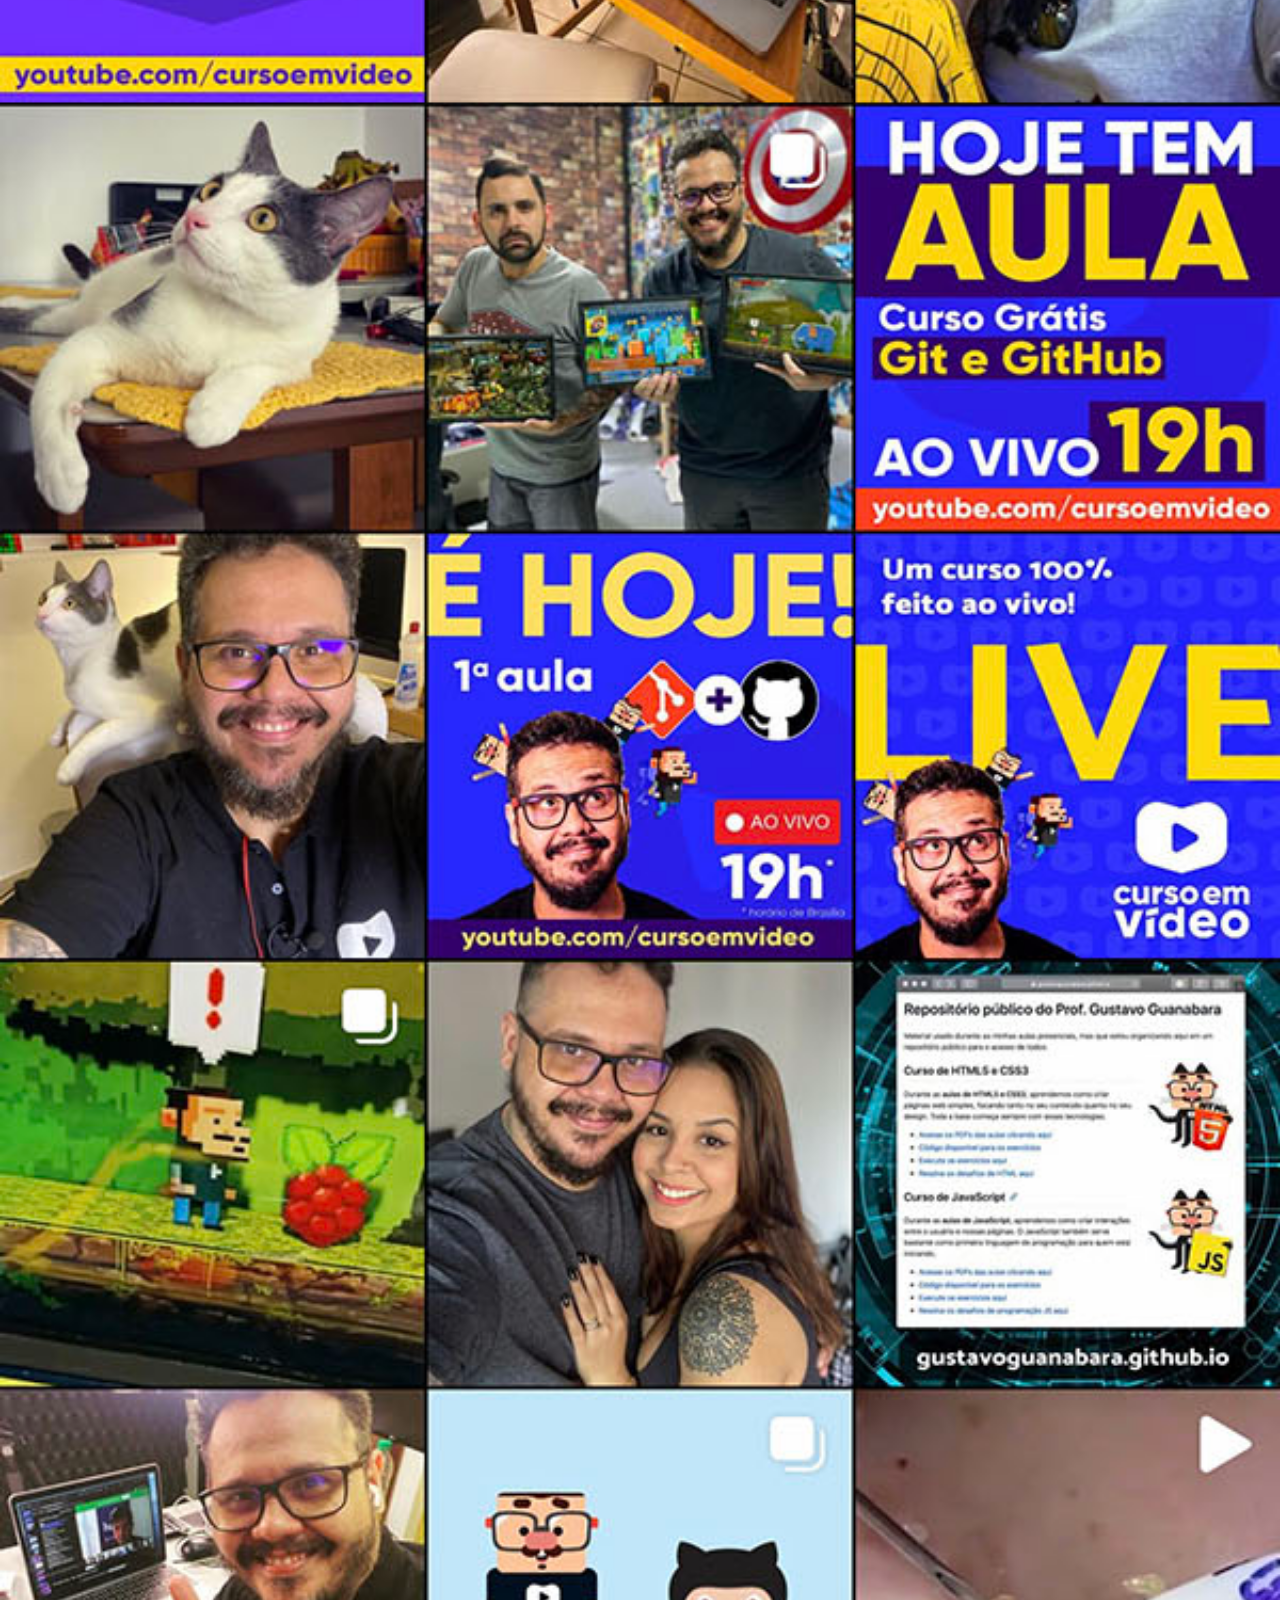
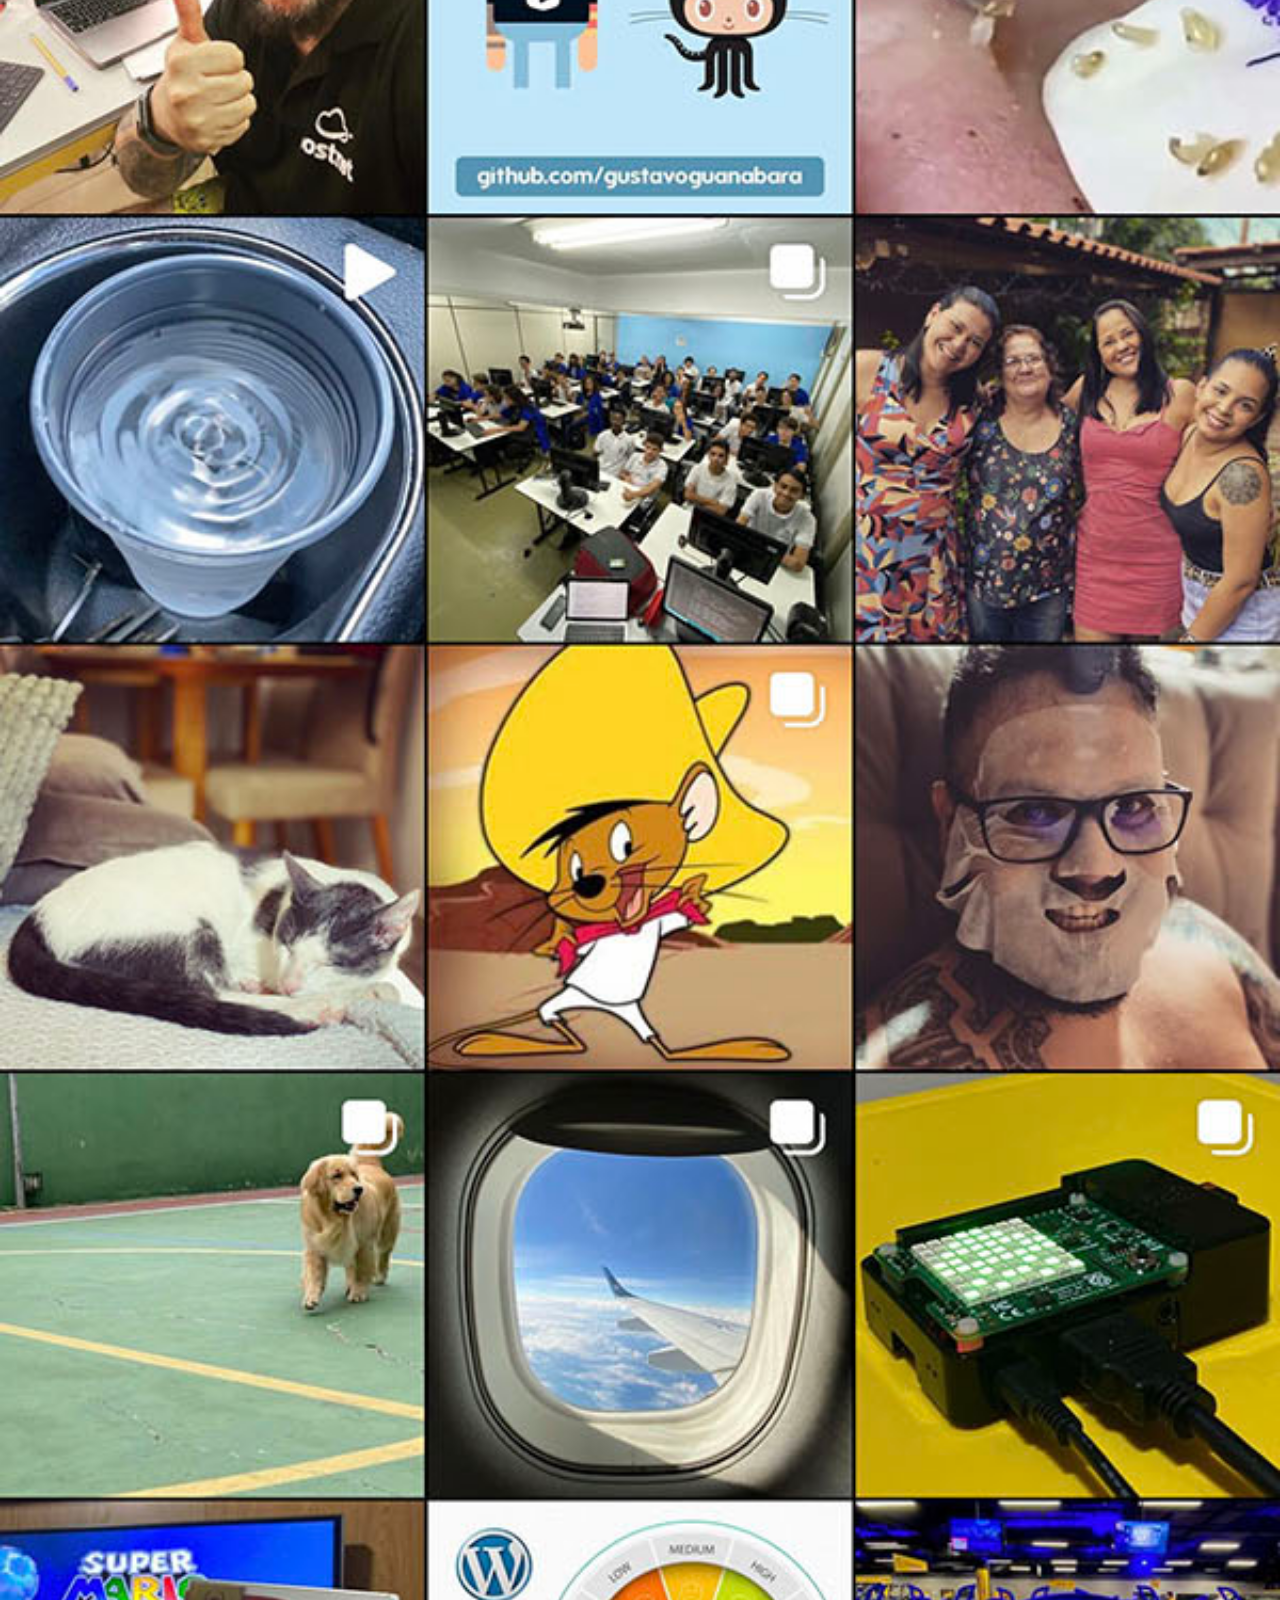
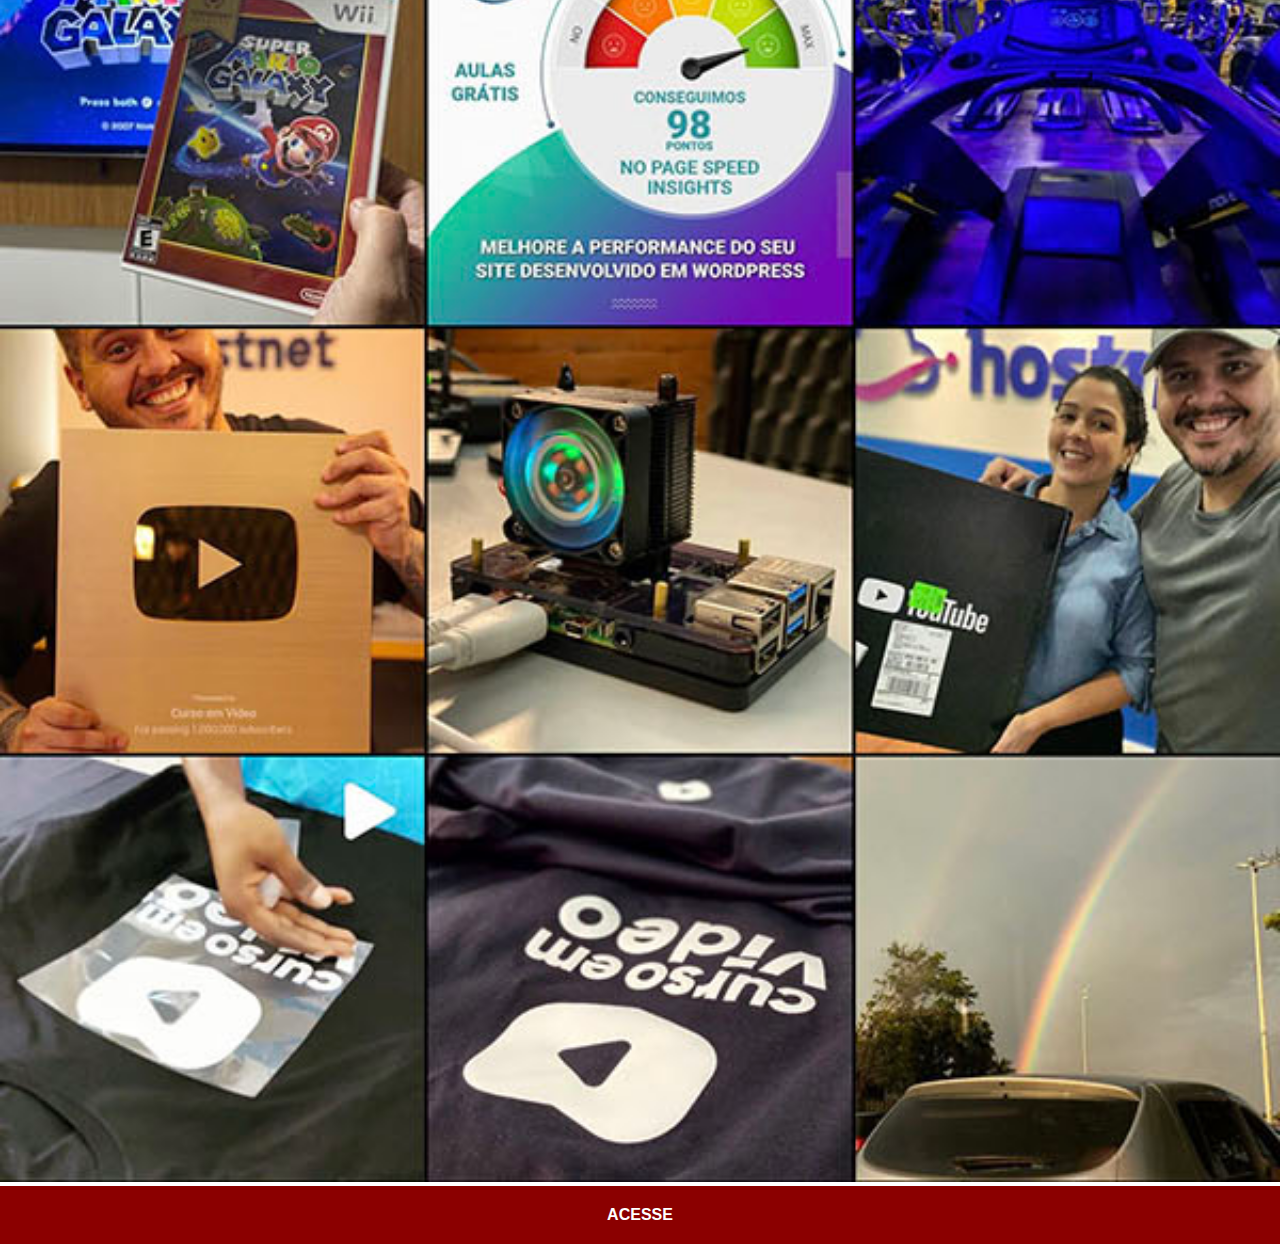
<file: instagram.html>
<!DOCTYPE html>
<html lang="pt-br">
<head>
    <meta charset="UTF-8">
    <meta name="viewport" content="width=device-width, initial-scale=1.0">
    <title>Instagram</title>
    <link rel="stylesheet" href="estilos/social.css">
</head>
<body>
    <img src="imagens/tela-instagram.jpg" alt="Instagram">
    <a href="https://instagram.com/gustavoguanabara" target="_blank">ACESSE</a>
</body>
</html>
</file>
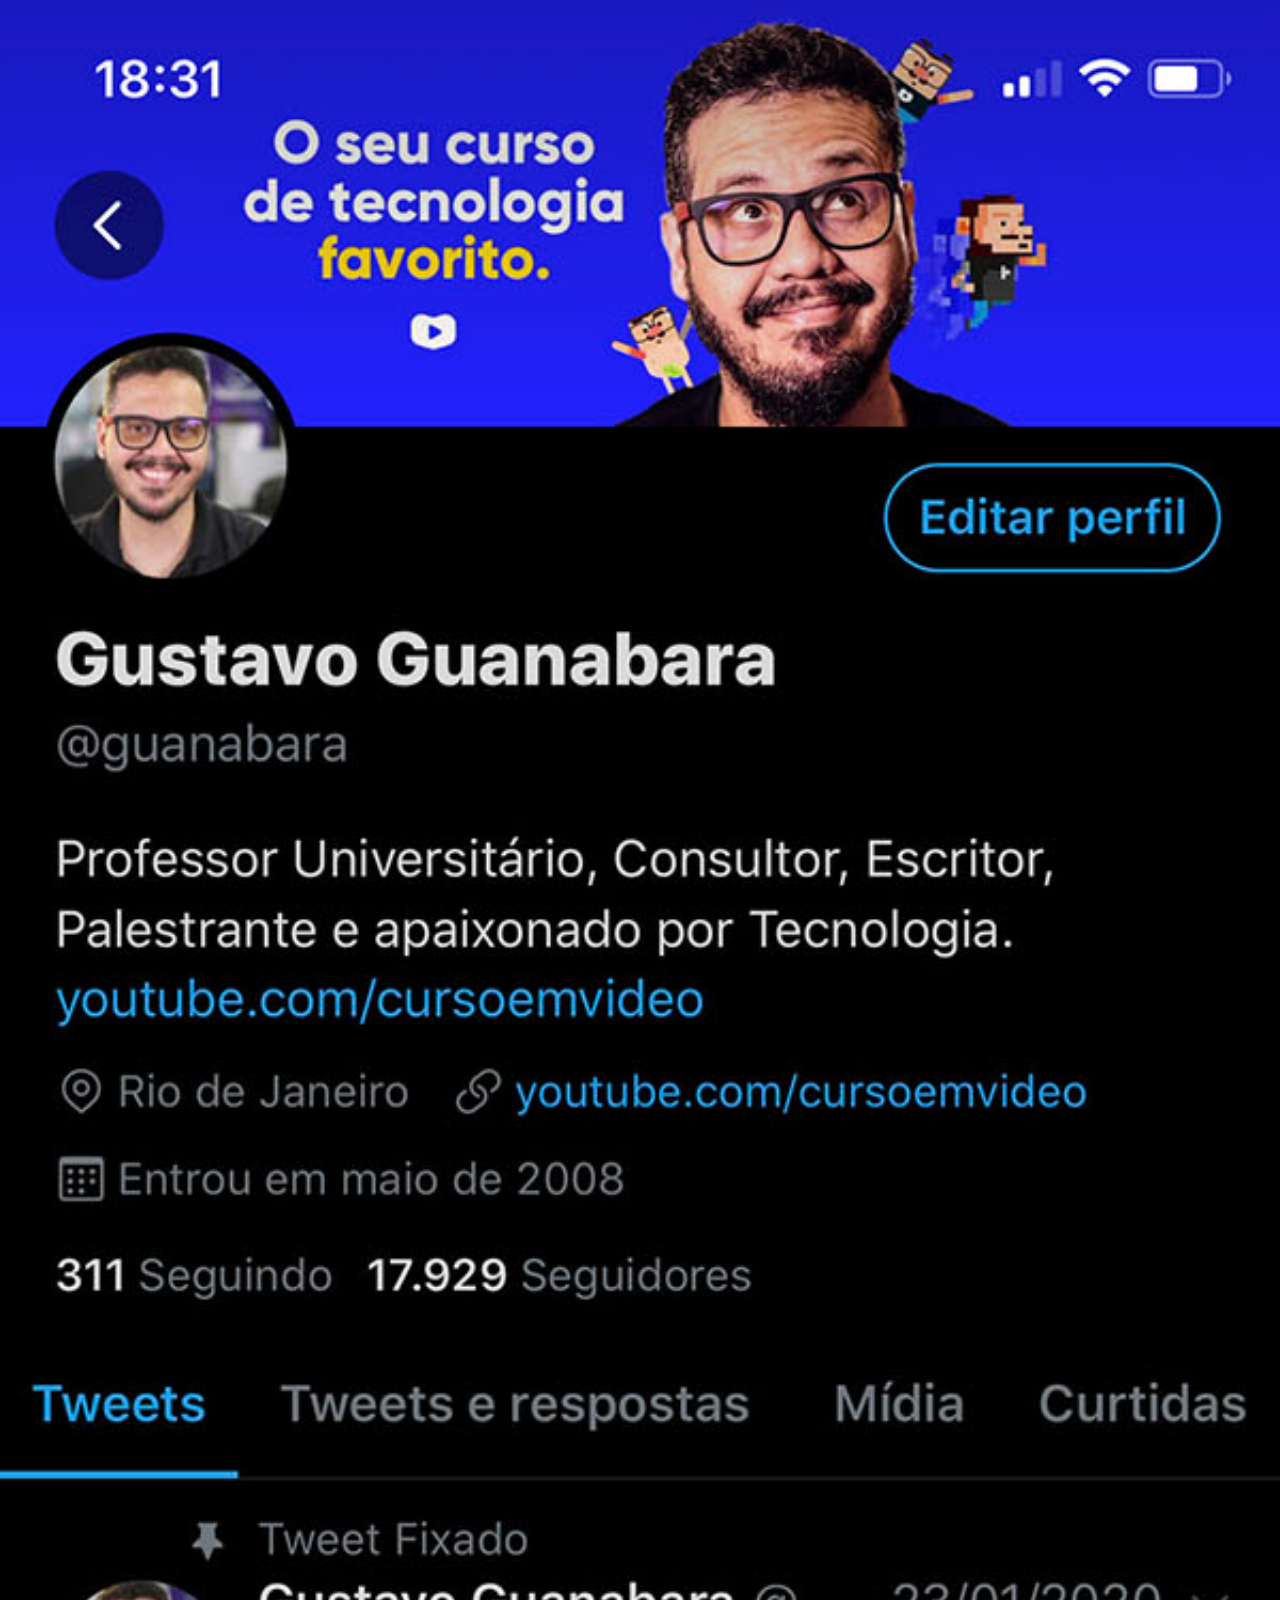
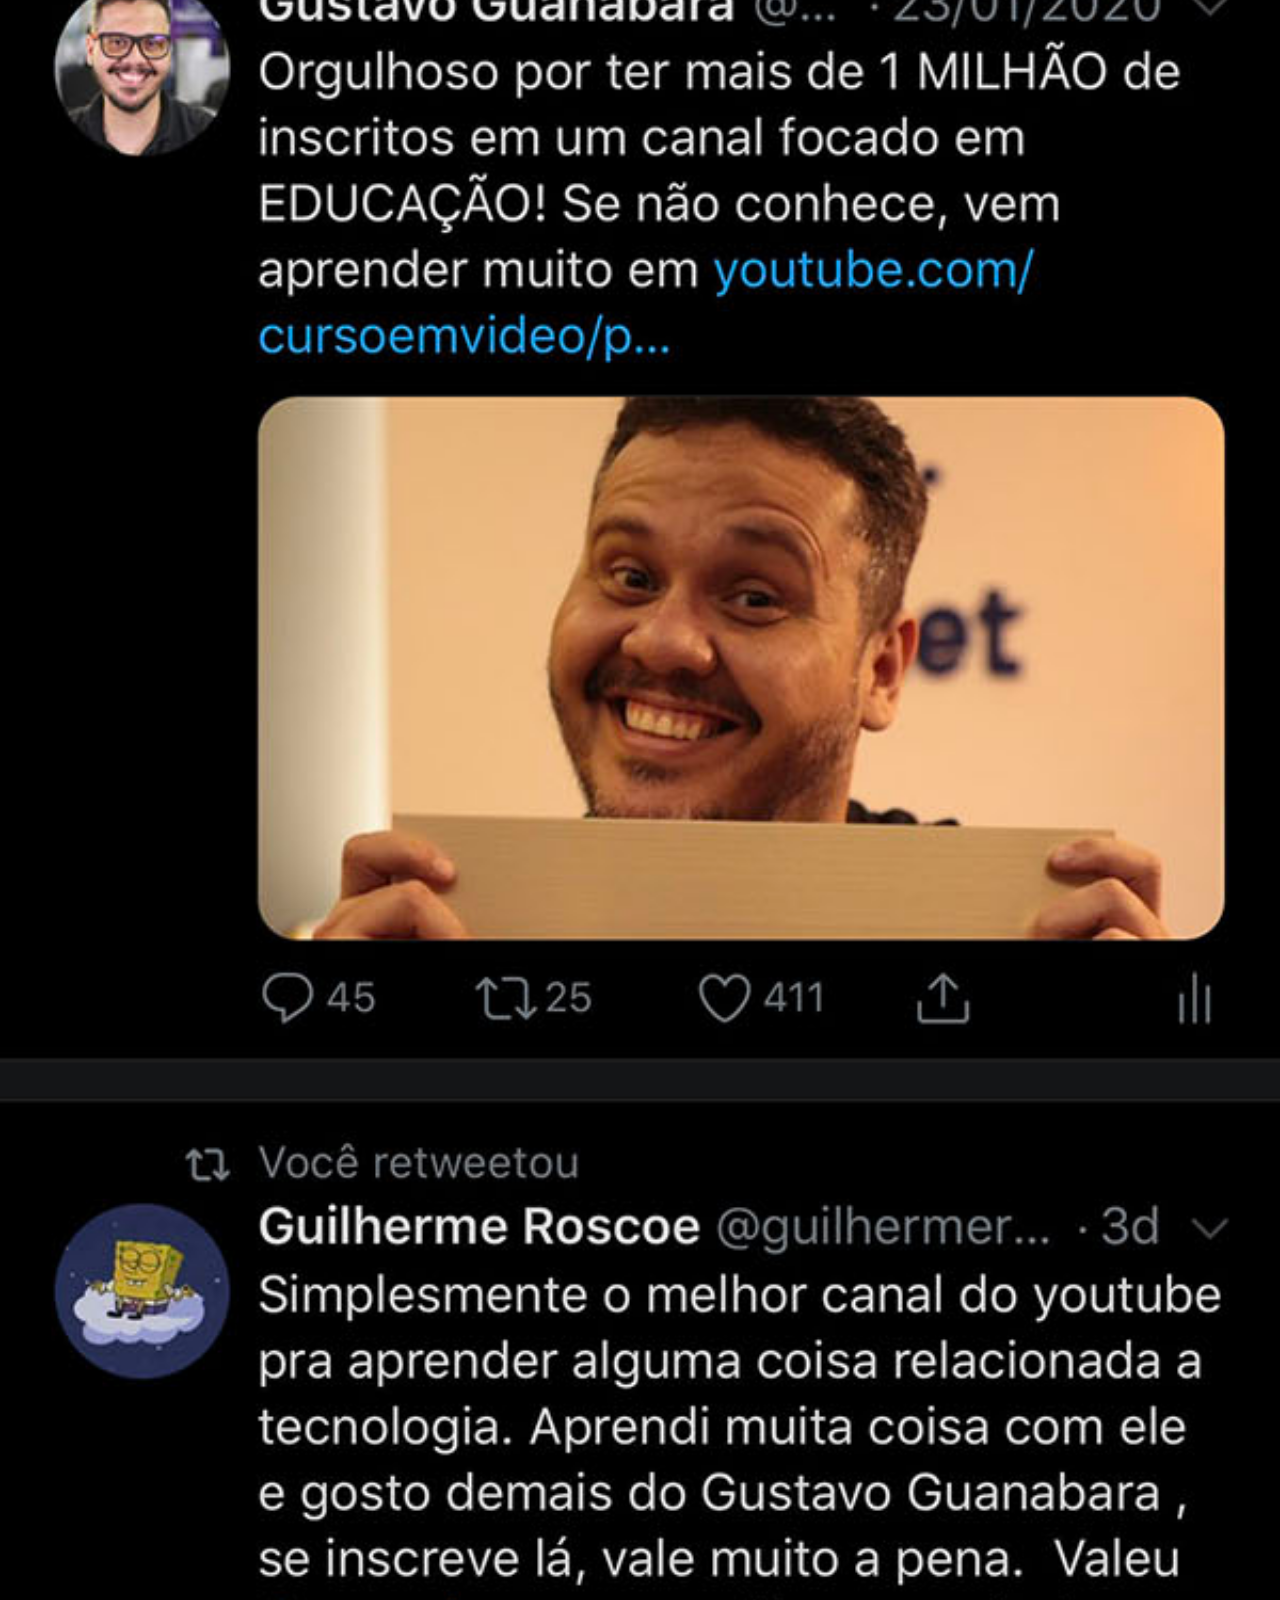
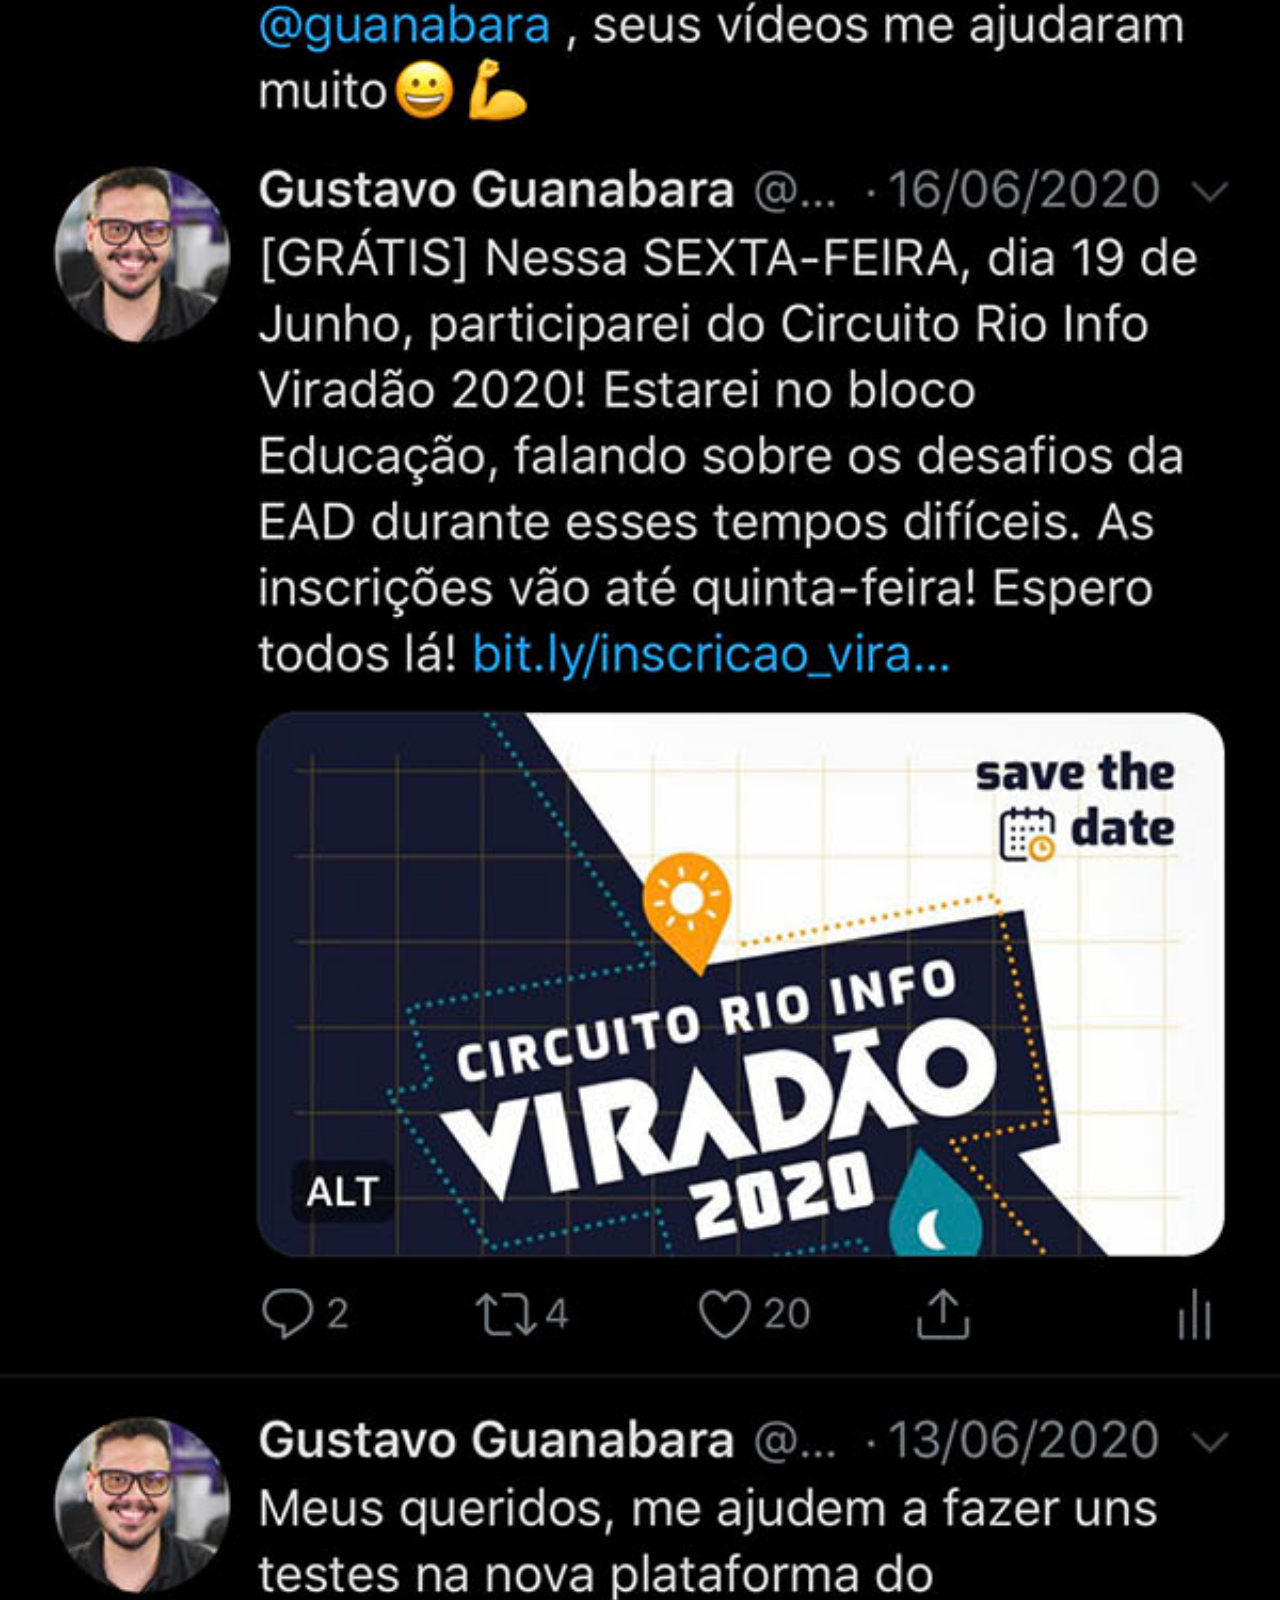
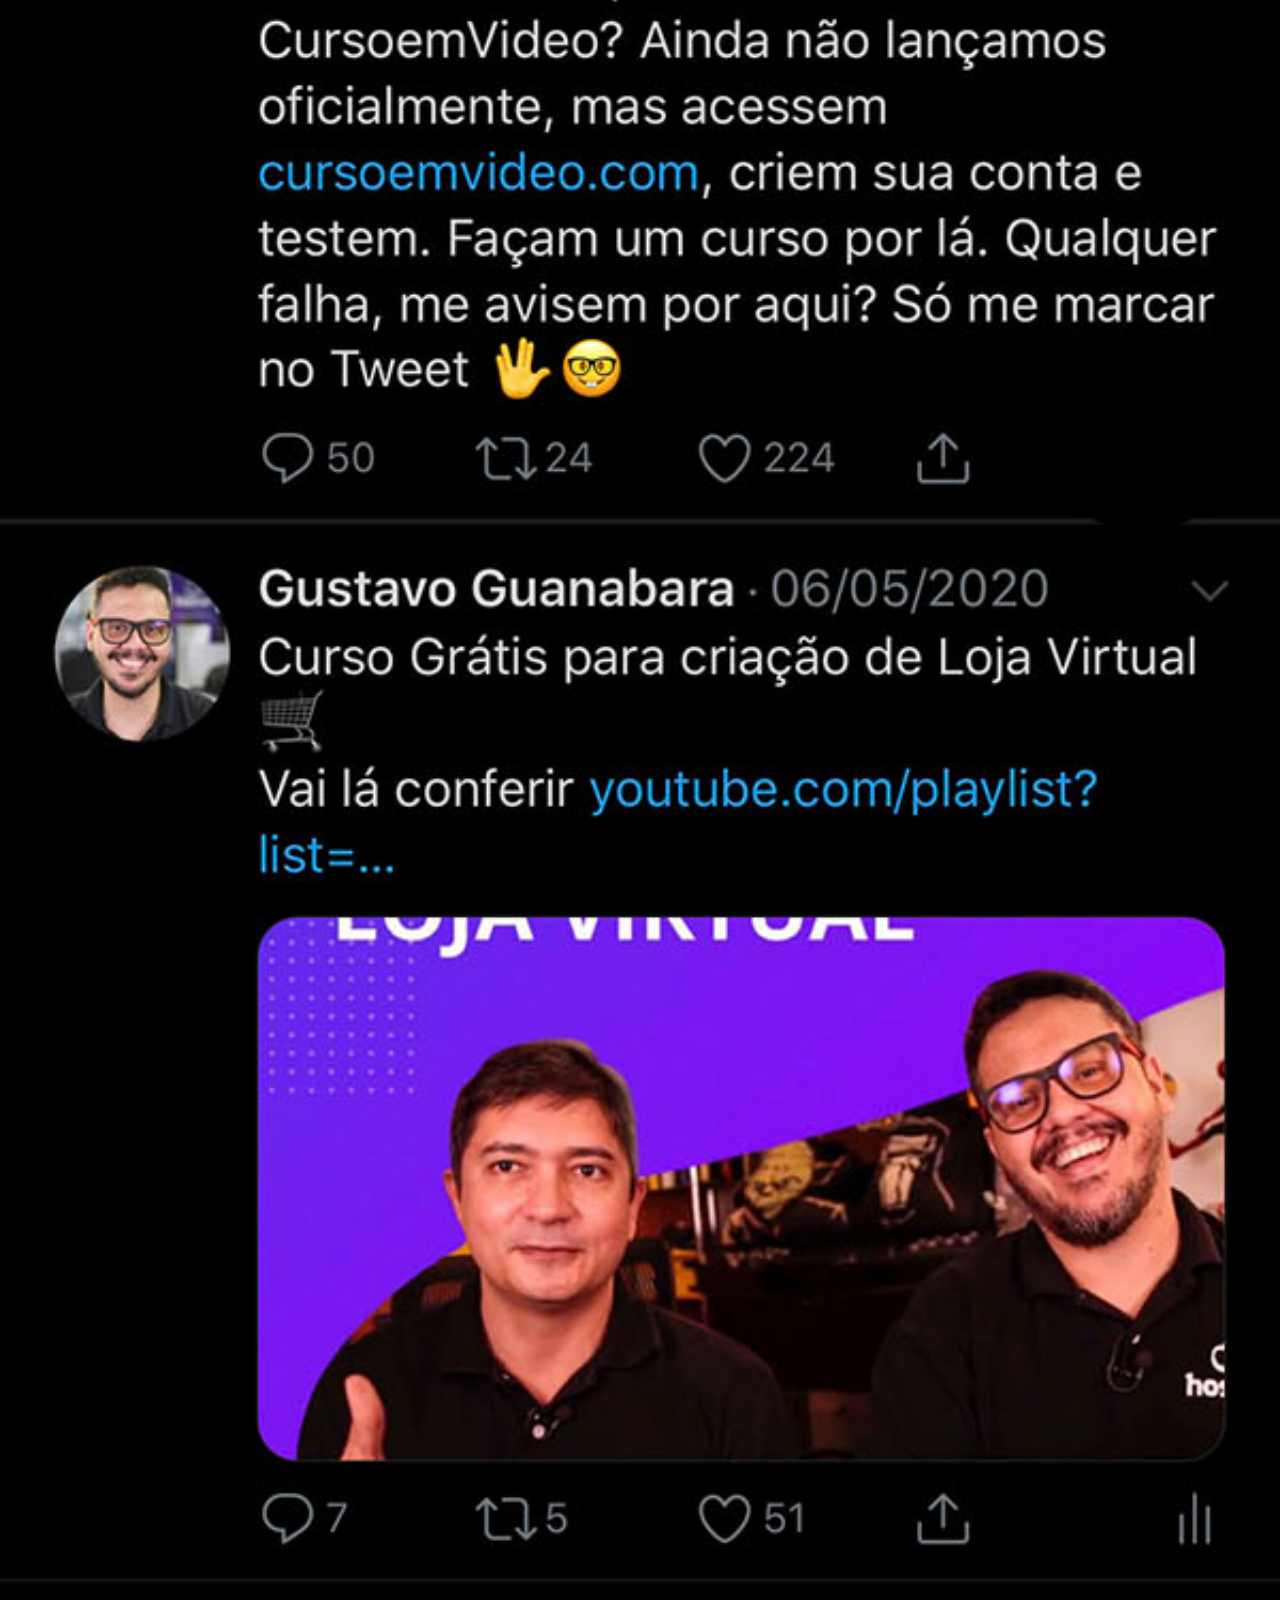
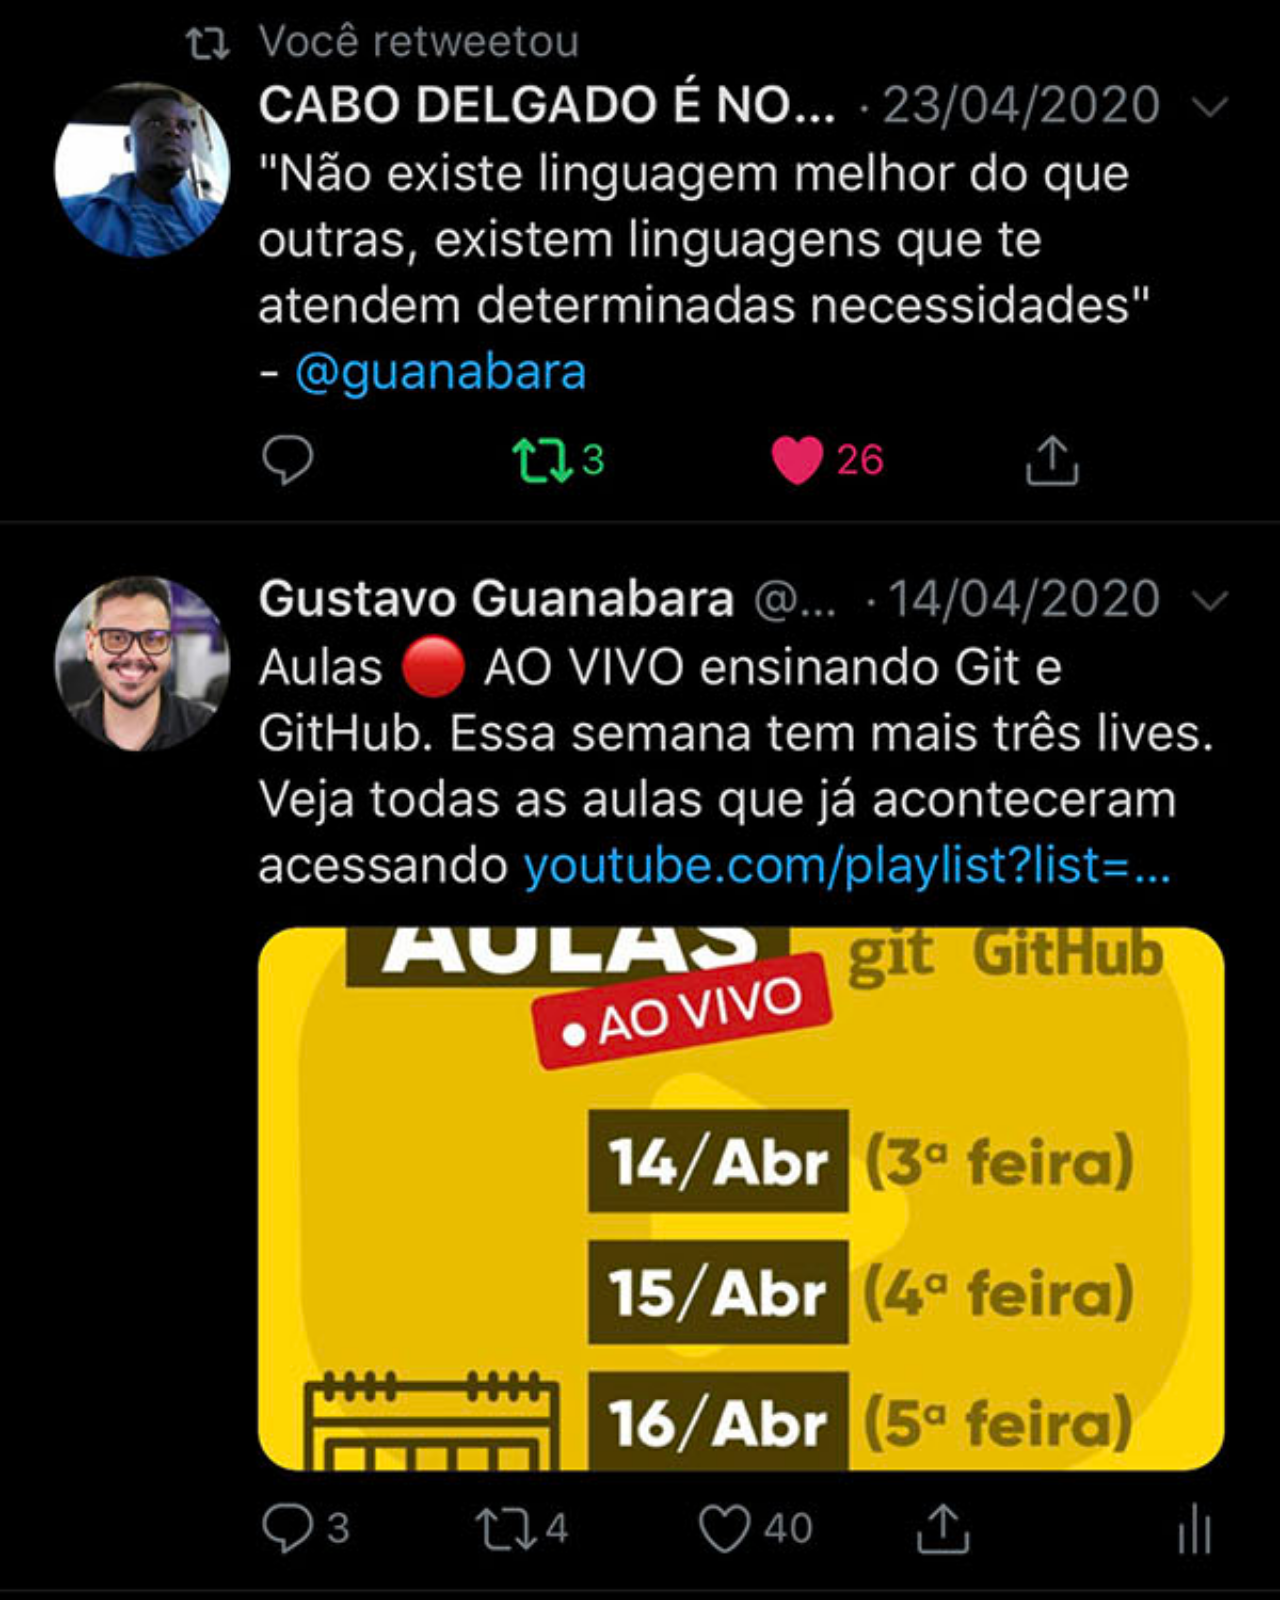
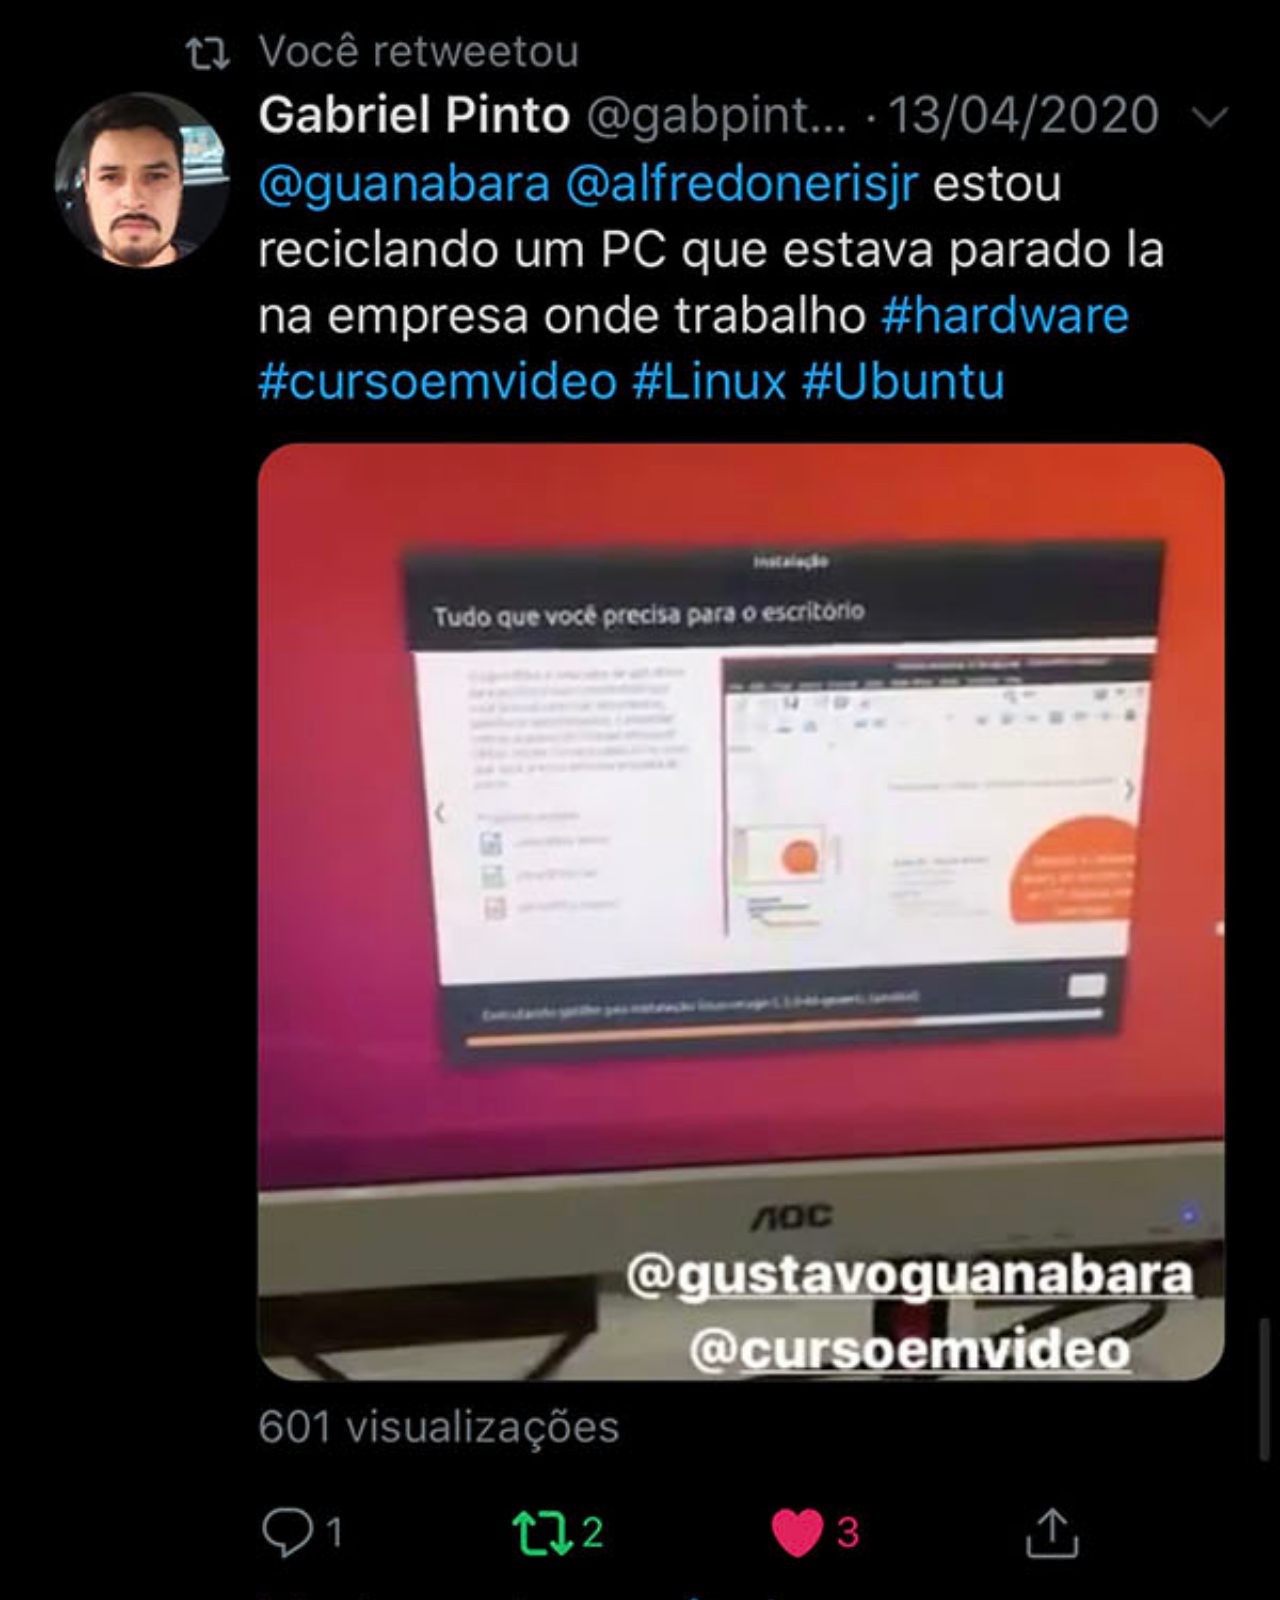
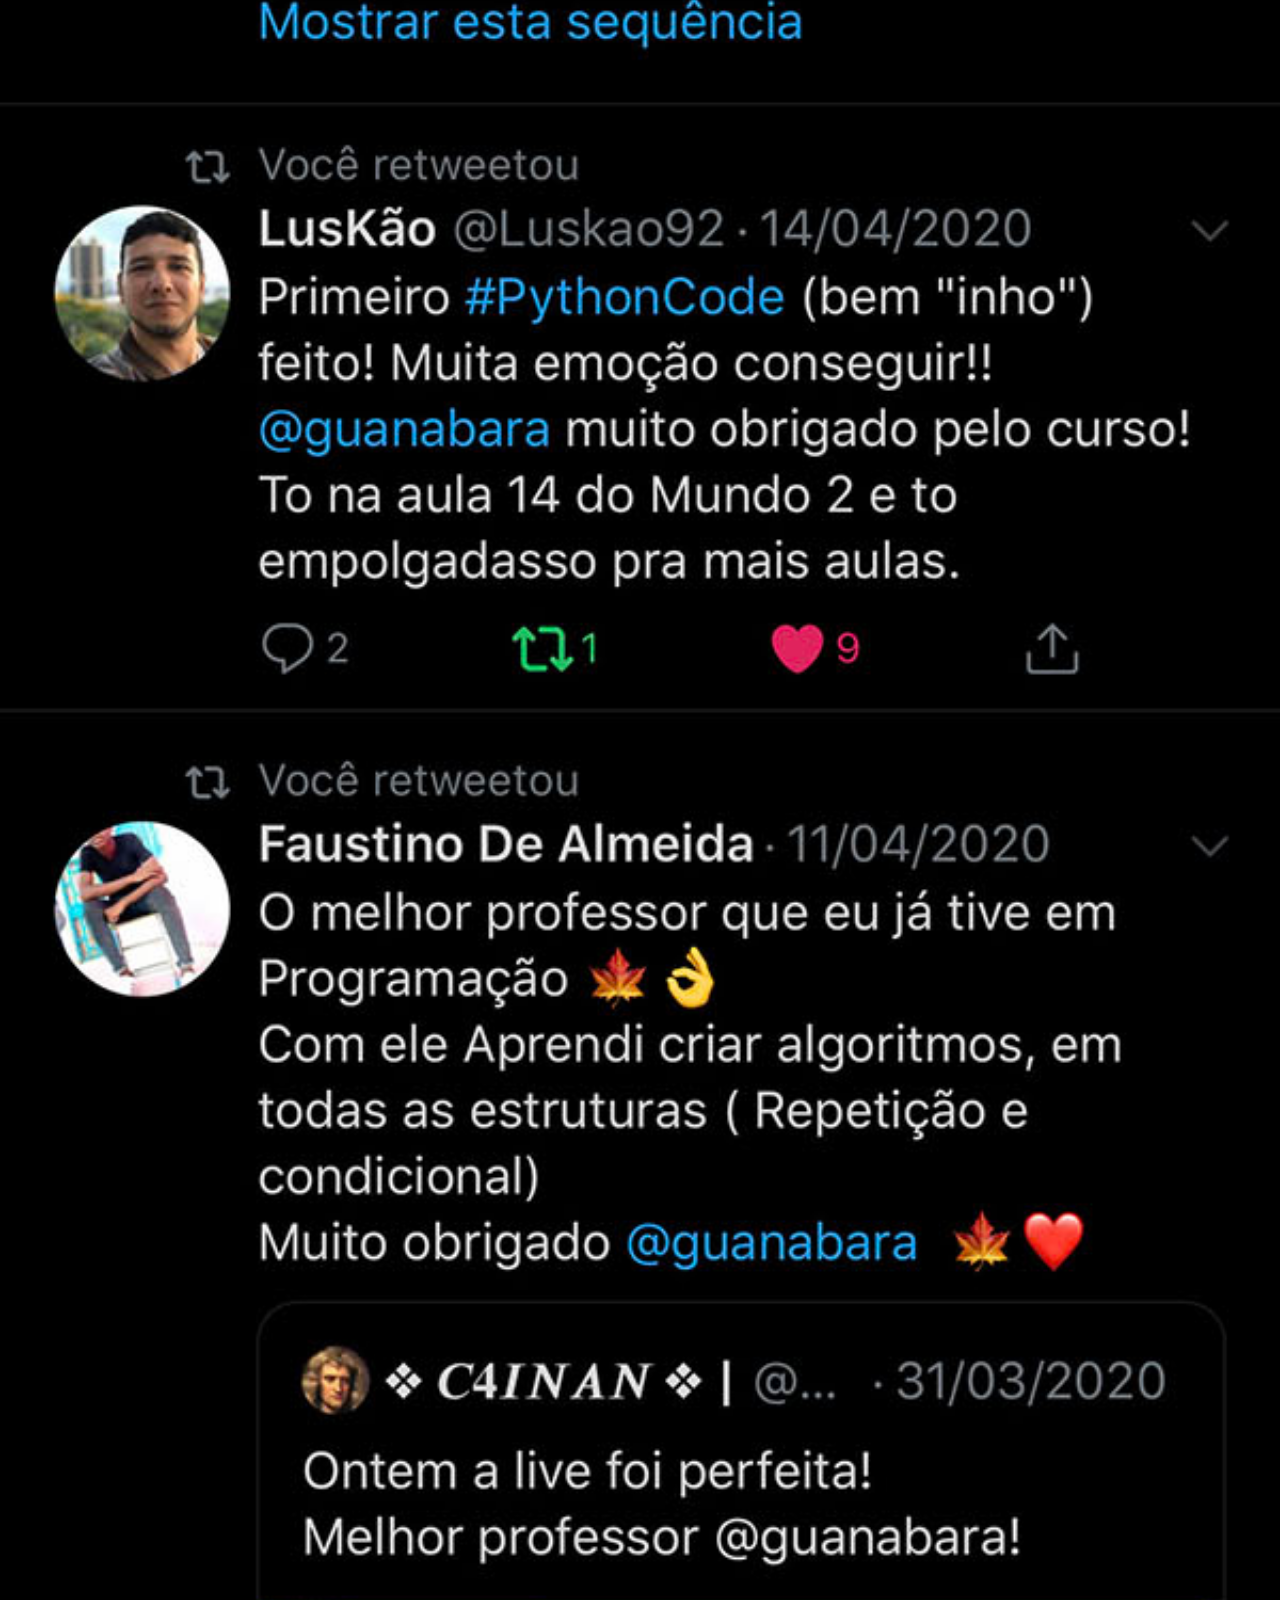
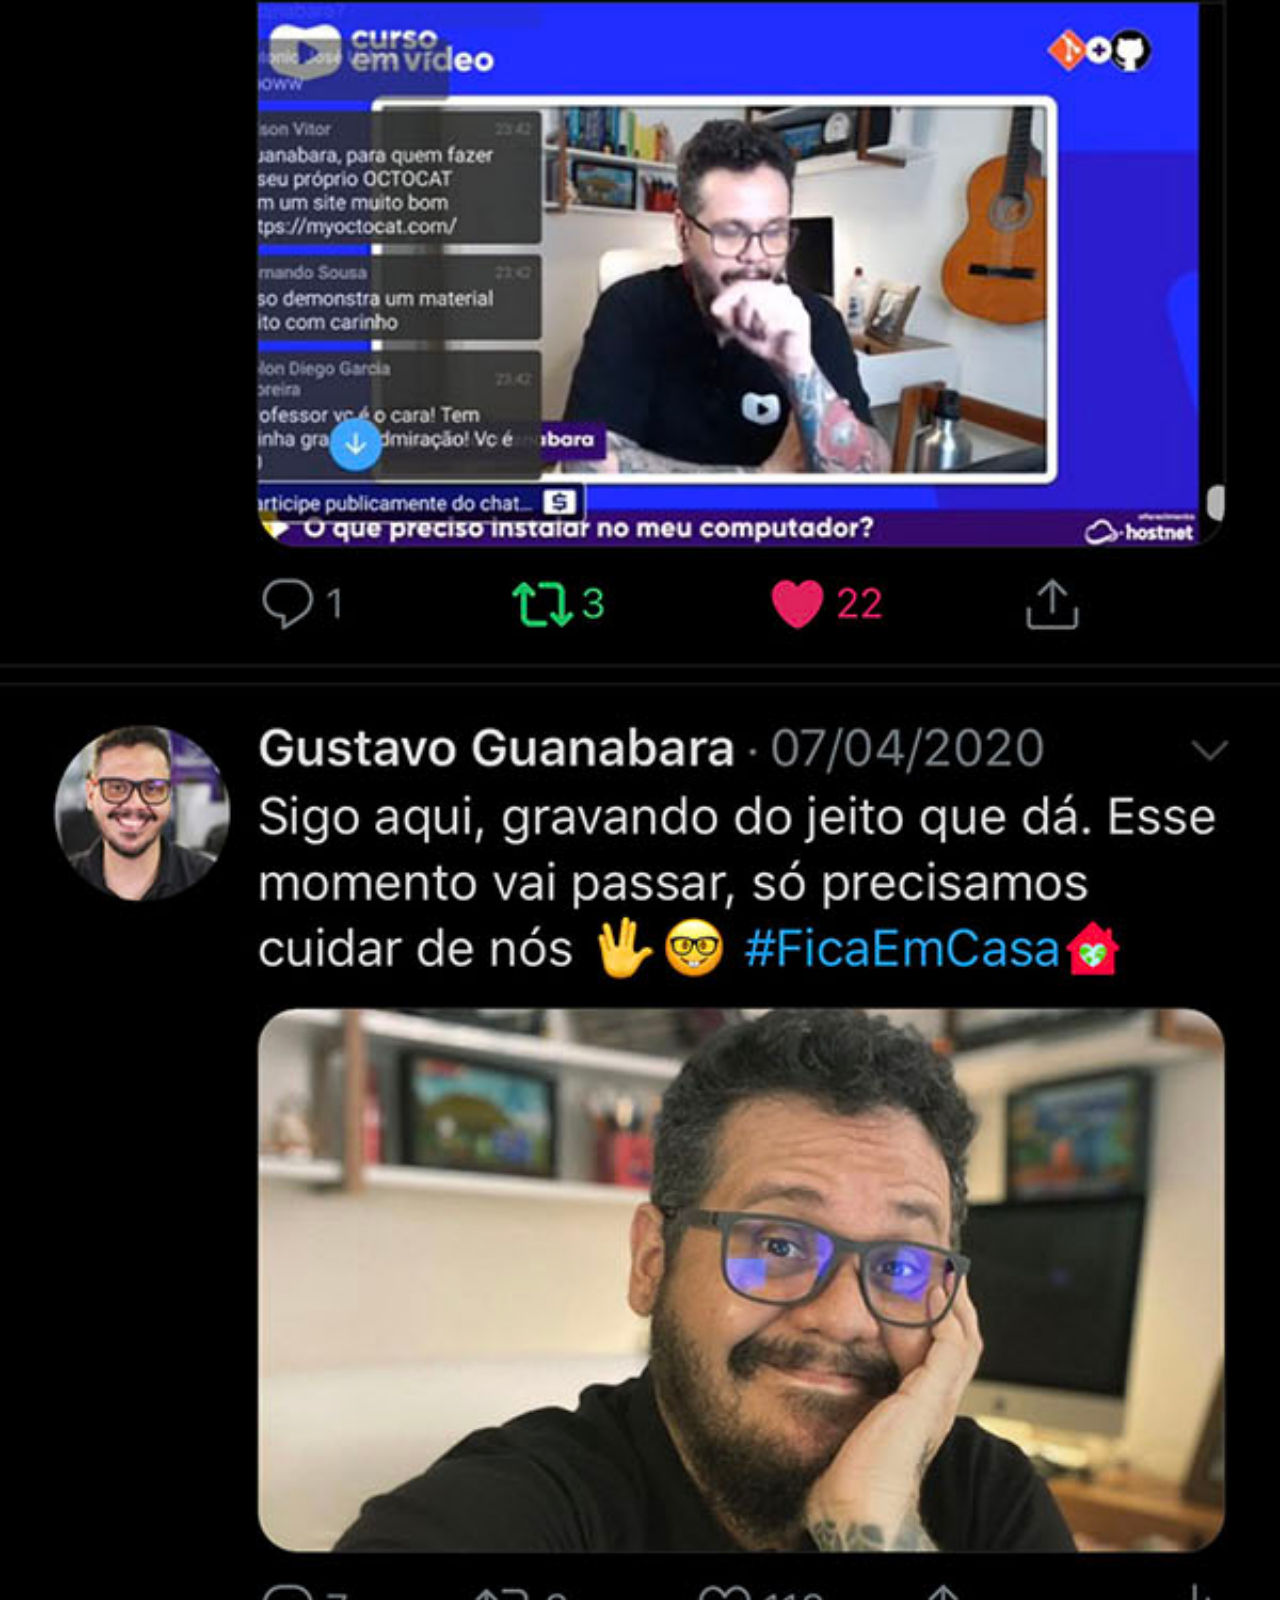
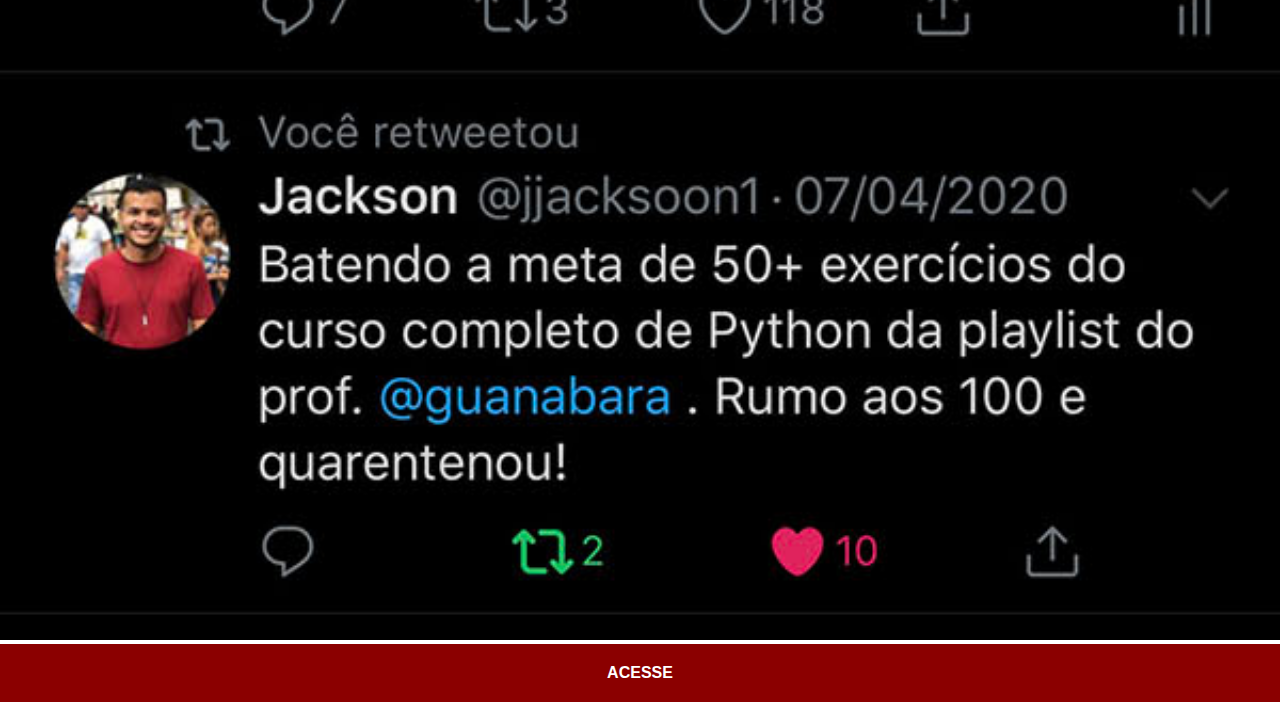
<file: twitter.html>
<!DOCTYPE html>
<html lang="pt-br">
<head>
    <meta charset="UTF-8">
    <meta name="viewport" content="width=device-width, initial-scale=1.0">
    <title>X</title>
    <link rel="stylesheet" href="estilos/social.css">
</head>
<body>
    <img src="imagens/tela-twitter.jpg" alt="Youtube">
    <a href="https://x.com/guanabara" target="_blank">ACESSE</a>
</body>
</html>
</file>
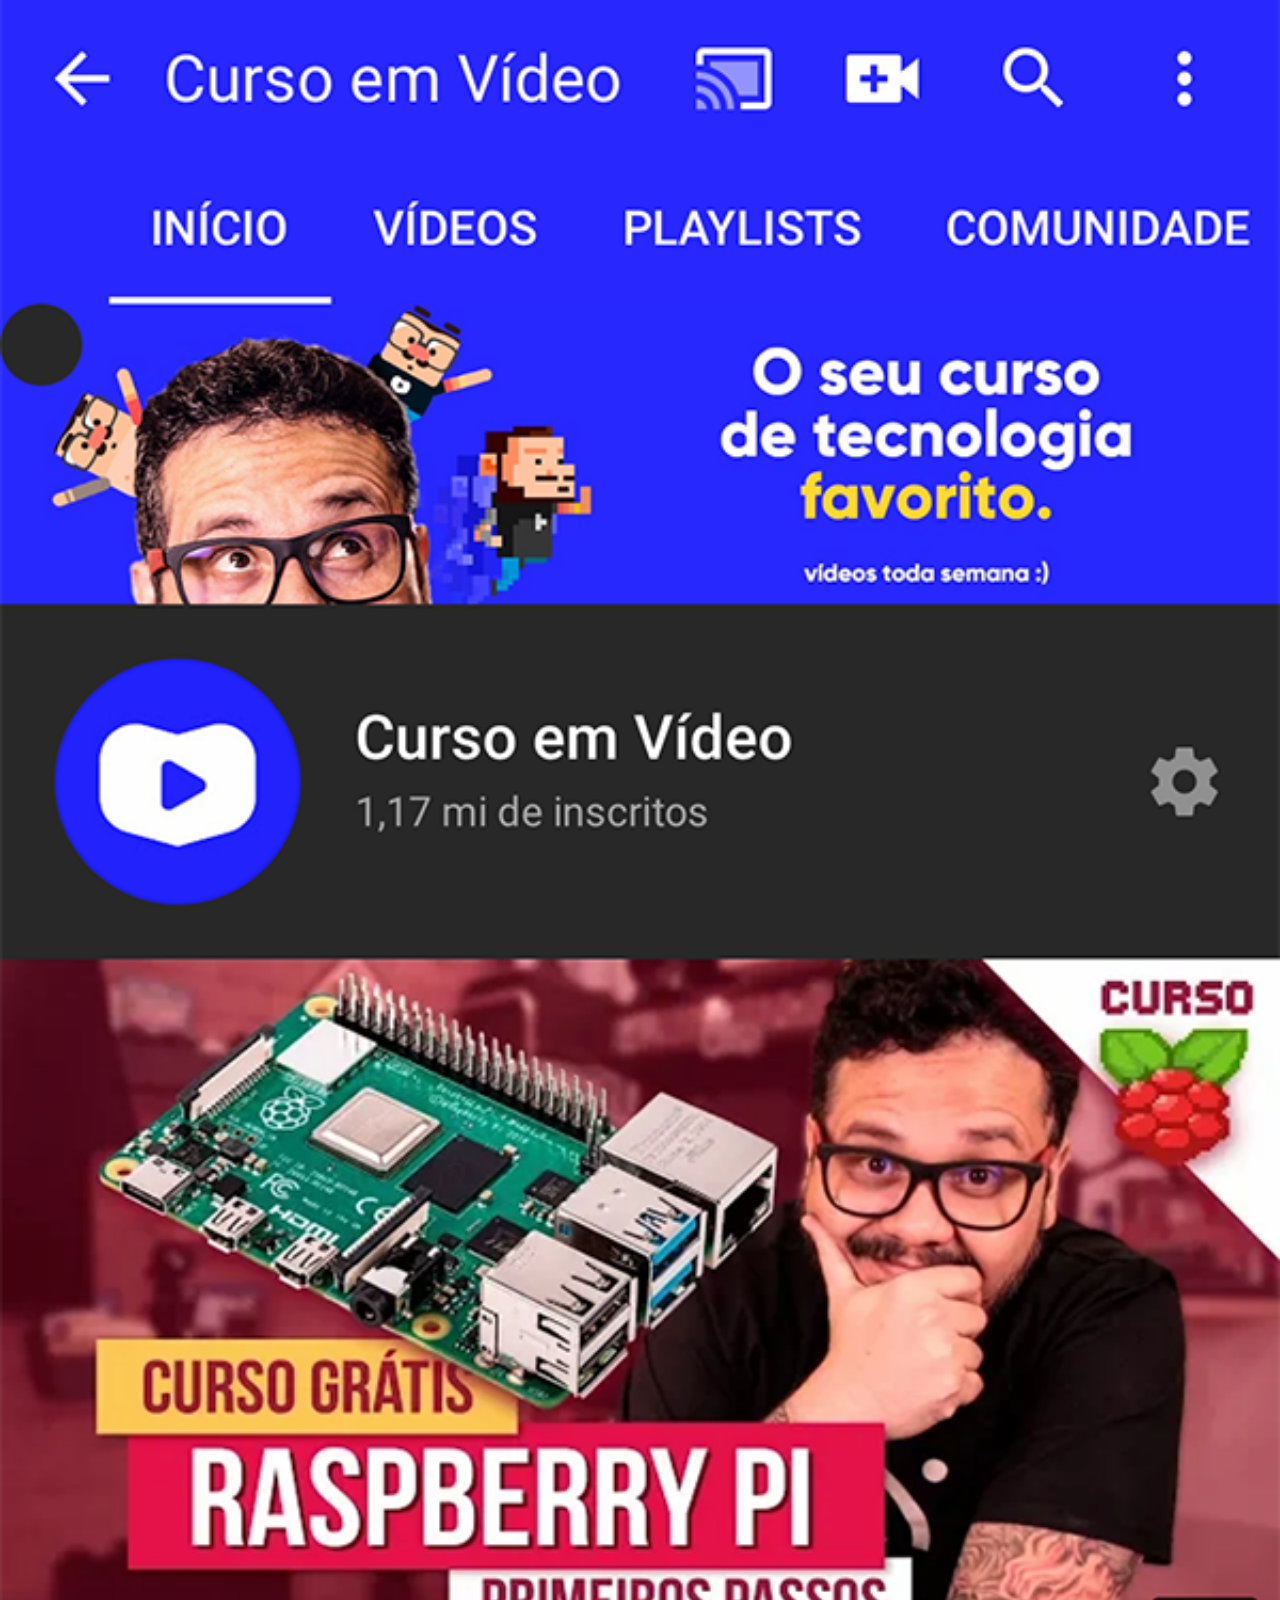
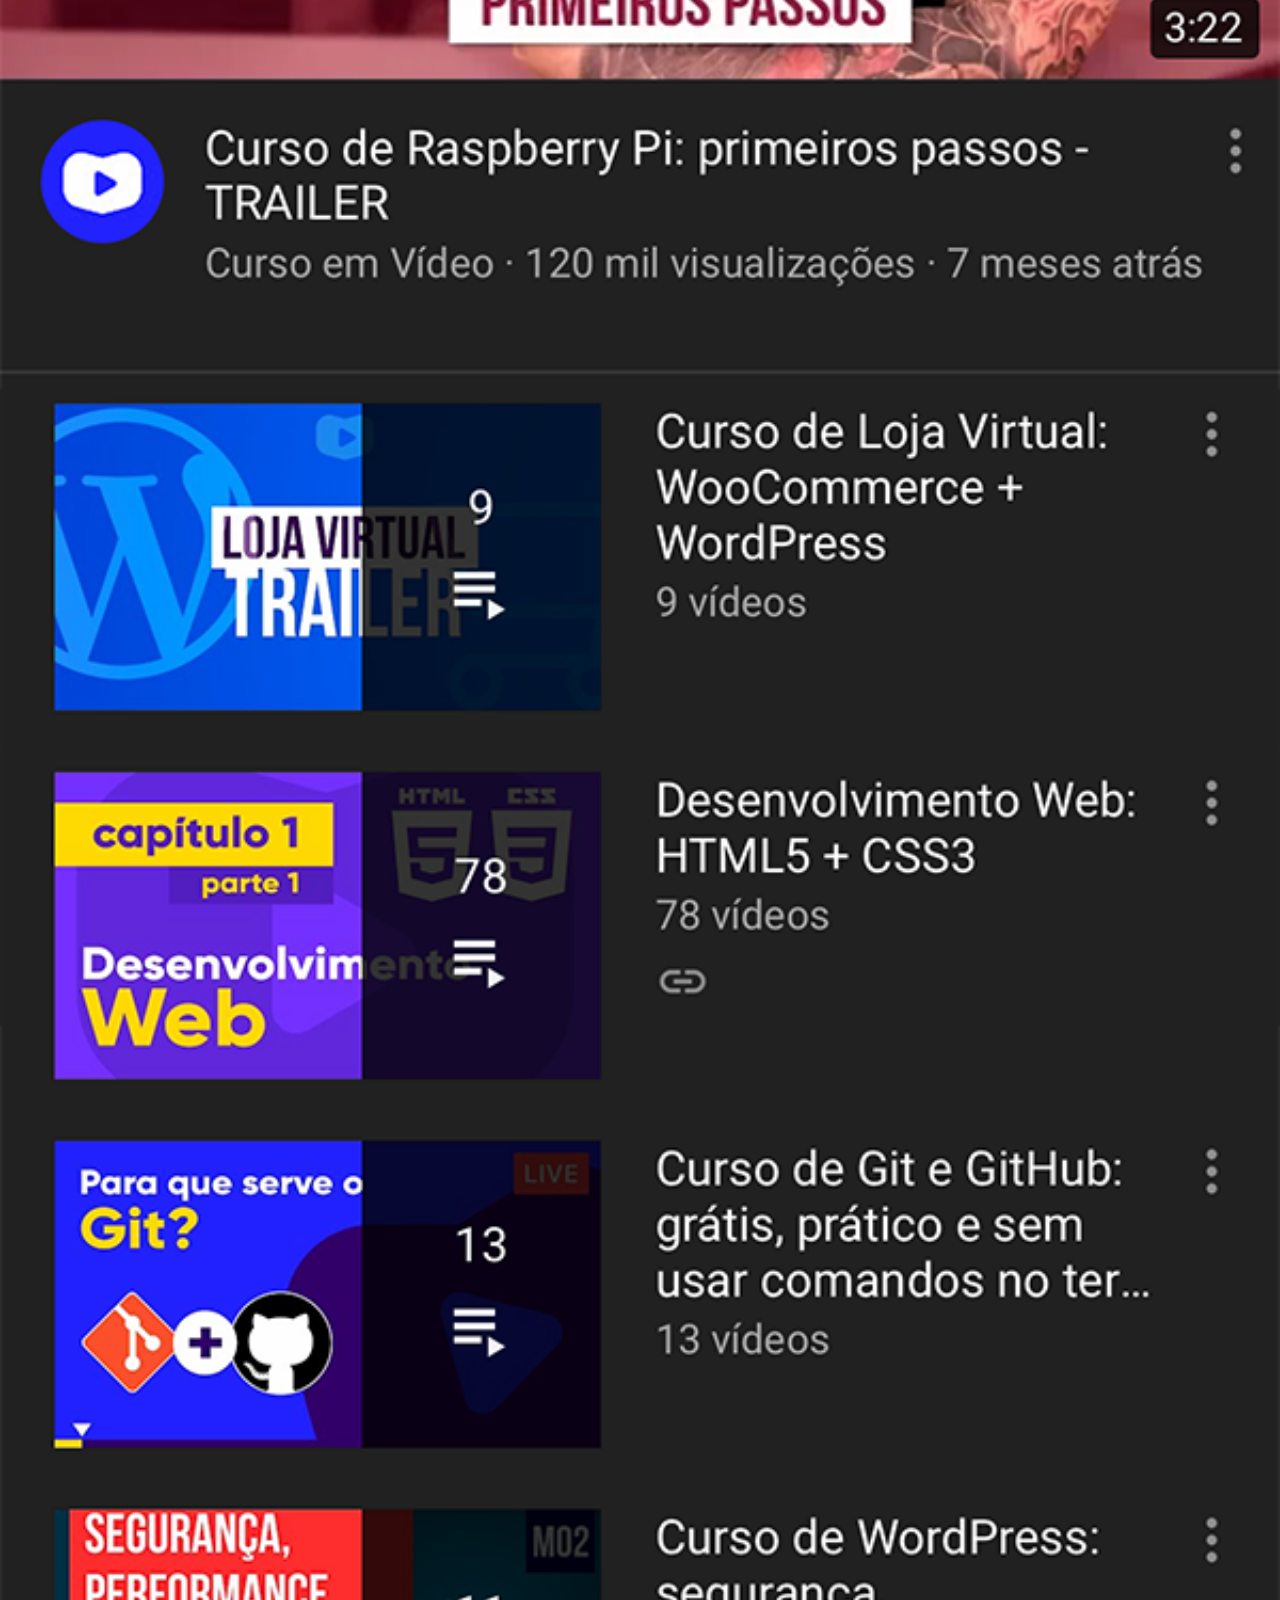
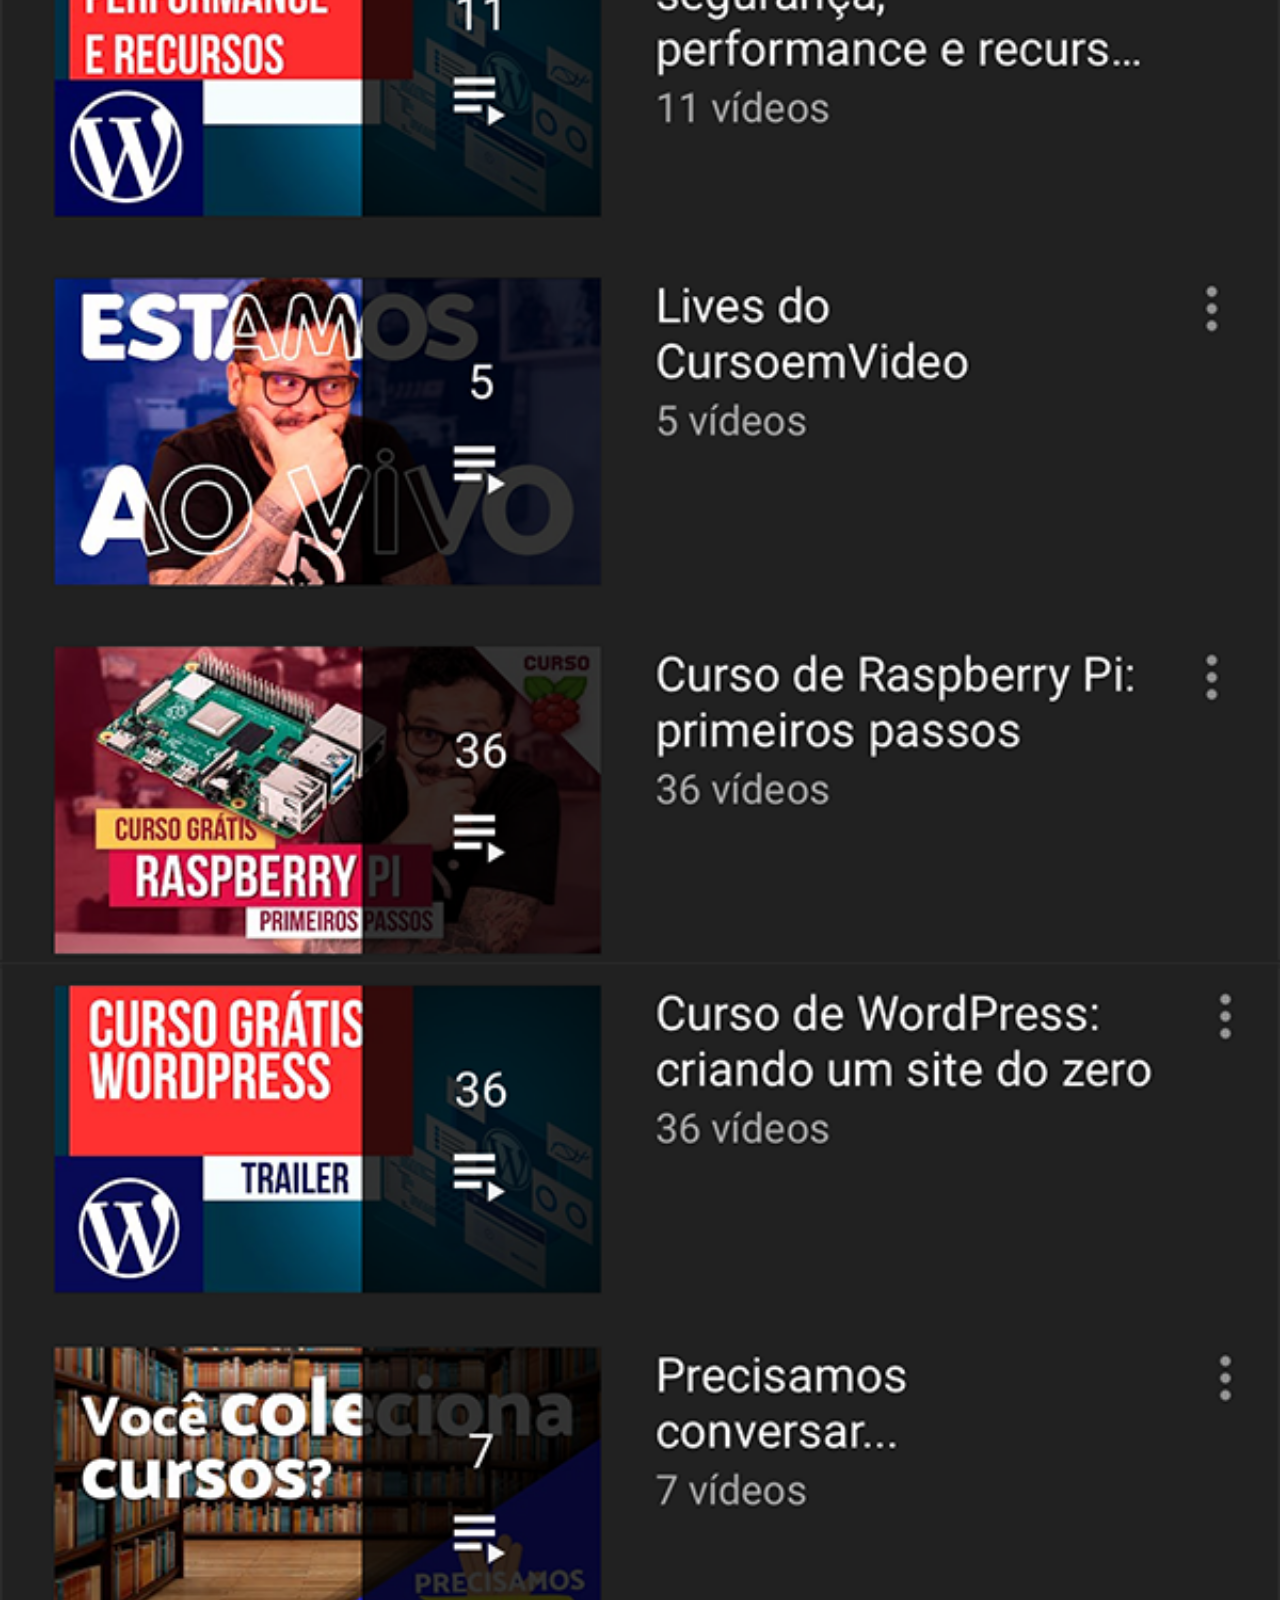
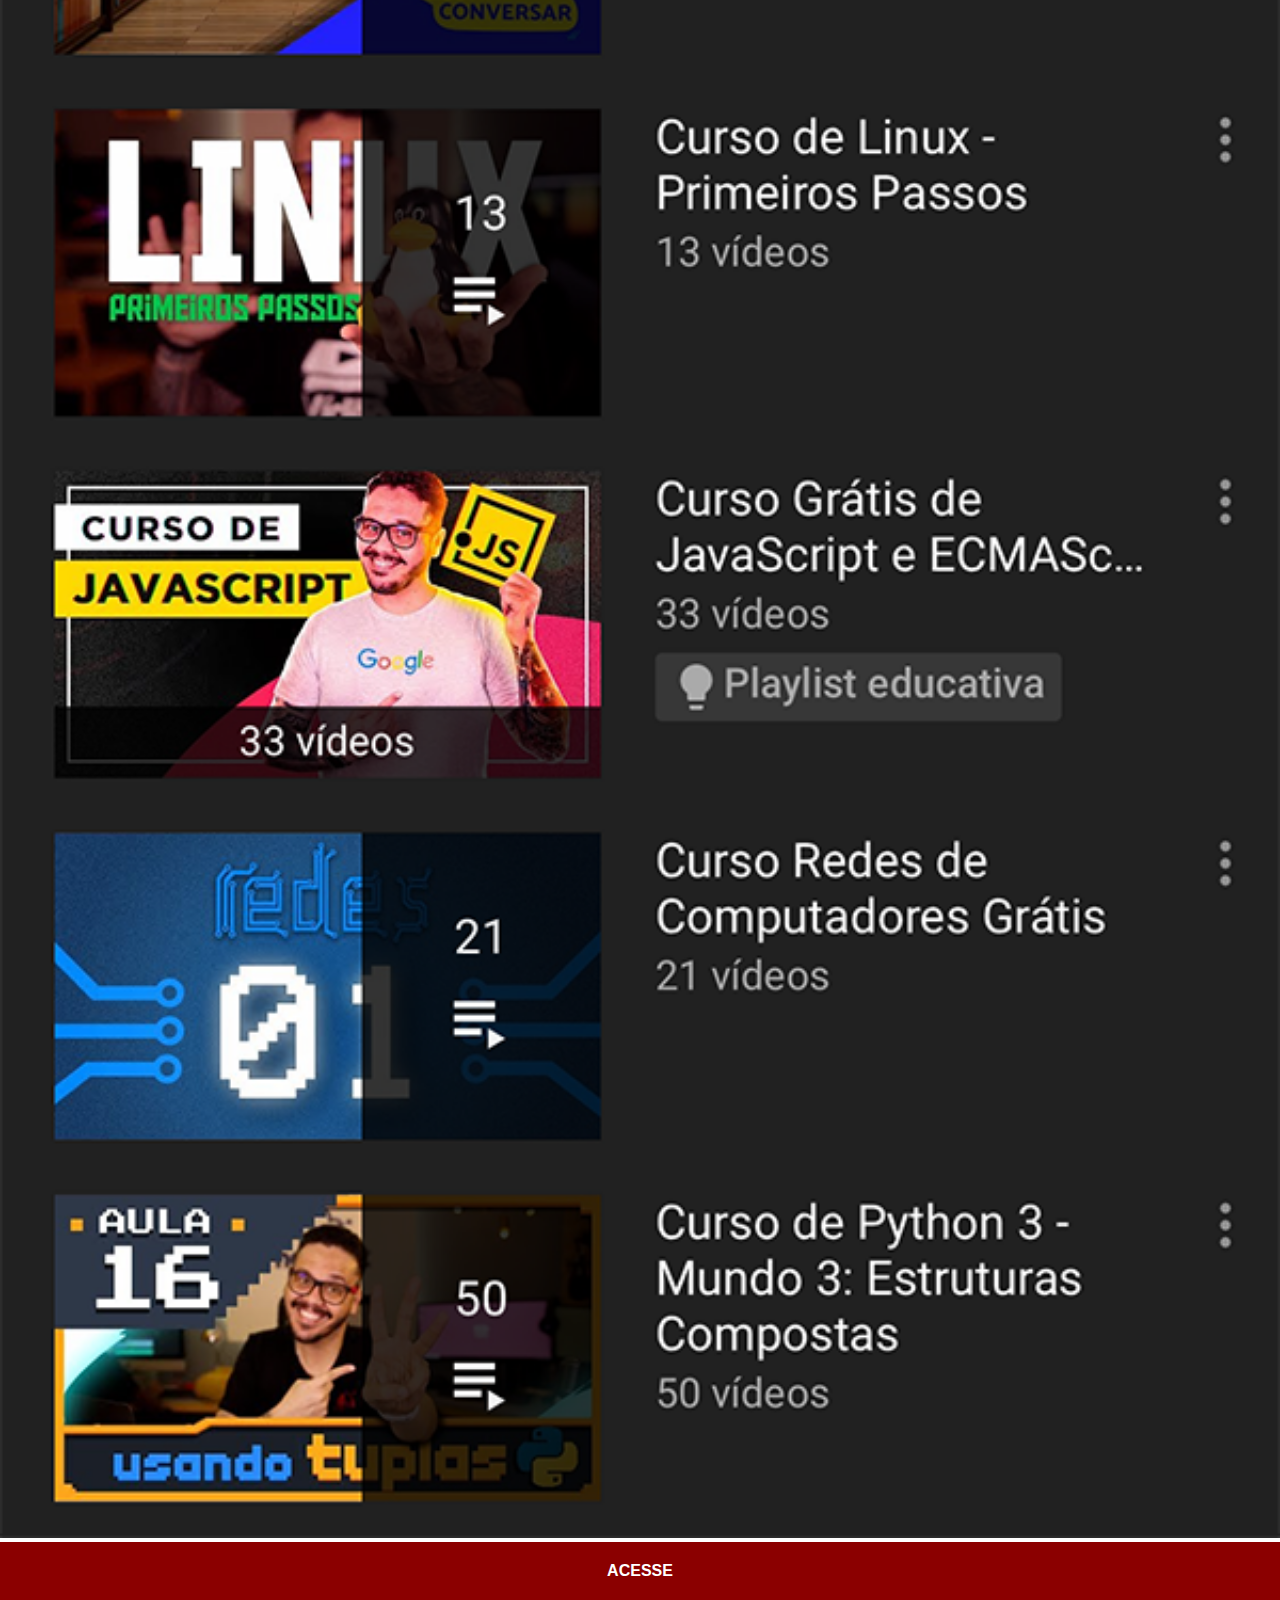
<file: youtube.html>
<!DOCTYPE html>
<html lang="pt-br">
<head>
    <meta charset="UTF-8">
    <meta name="viewport" content="width=device-width, initial-scale=1.0">
    <title>Youtube</title>
    <link rel="stylesheet" href="estilos/social.css">
</head>
<body>
    <img src="imagens/tela-youtube.png" alt="Youtube">
    <a href="https://www.youtube.com/@cursoemvideo/playlists" target="_blank">ACESSE</a>
</body>
</html>
</file>
<file: estilos/styles.css>
@charset "UTF-8";

* {
    margin: 0px;
    padding: 0px;
    font-family: Arial, Helvetica, sans-serif;
}
html, body {
    height: 100vh;
    width: 100vw;
    background-color: black;
}

body {
    background: url('../imagens/fundo-madeira.jpg') no-repeat top center;
    background-size: cover;
    background-attachment: fixed;
}

main {
    height: 100vh;
    position: relative;
}

section#telefone {
    position: absolute;
    top: 50%;
    left: 50%;
    transform: translate(-50%, -50%);
    height: 627px;
    width: 311px;
    background: url('../imagens/frame-iphone.png') no-repeat;
}

iframe#tela {
    position: relative;
    top: 80px;
    left: 21.5px;
    width: 267px;
    height: 472px;
}

section#redes-sociais {
    text-align: right;
}

section#redes-sociais img {
    width: 50px;
    margin: 10px;
    border-radius: 50%;
    box-shadow: 2px 2px 2px rgba(0, 0, 0, 0.4);
    box-sizing: border-box;
}

section#redes-sociais img:hover {
    border: 2px solid rgba(255, 255, 255, 0.678);
    transform: translate(-3px, -3px);
    box-shadow: 5px 5px 10px rgba(0, 0, 0, 0.63);
    transition: transform 0.3s;
}
</file>
<file: estilos/social.css>
@charset "UTF-8";

    * {
        margin: 0px;
        padding: 0px;
        font-family: Arial, Helvetica, sans-serif;
    }

    ::-webkit-scrollbar{
        width: 0px;
        height: 0px;
    }

    img {
        width: 100vw;
    }

    a {
        display: block;
        background-color: darkred;
        color: white;
        padding: 20px;
        text-align: center;
        font-weight: bolder;
        text-decoration: none;
    }

    a:hover {
       background-color: red; 
    }
</file>
